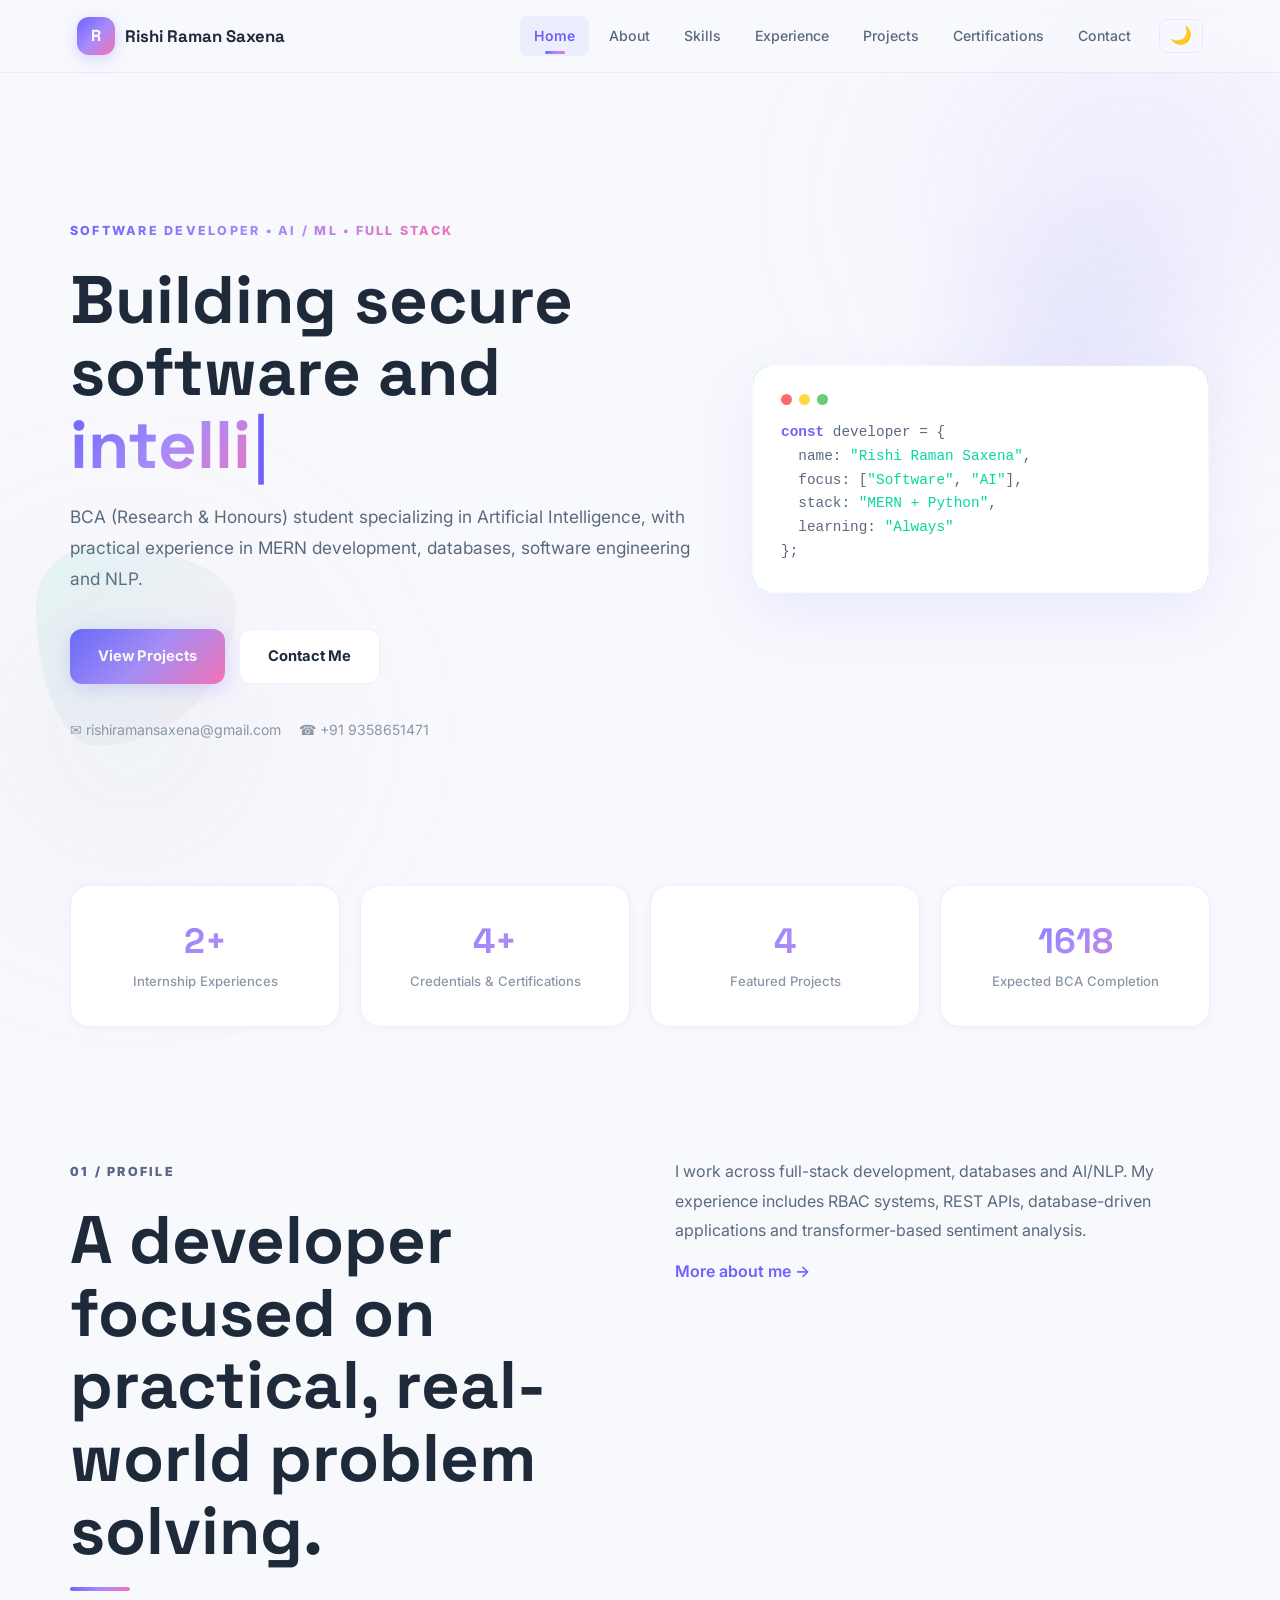
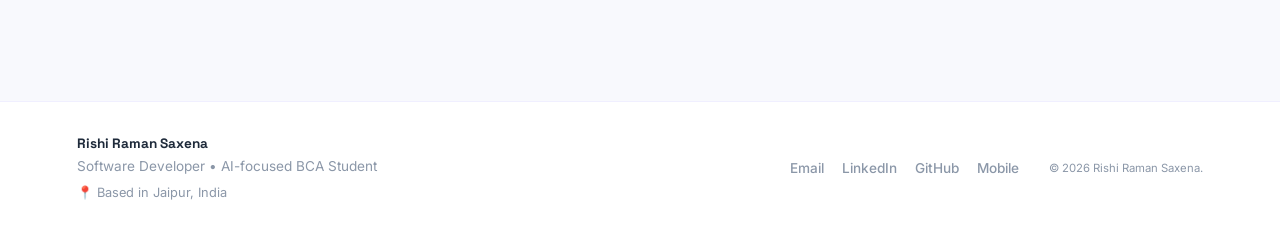
<file: index.html>
<!DOCTYPE html>
<html lang="en">
 <head>
  <meta charset="utf-8"/>
  <meta content="width=device-width,initial-scale=1" name="viewport"/>
  <title>Home | Rishi Raman Saxena — Software Developer & AI</title>
  <meta name="description" content="Portfolio of Rishi Raman Saxena — Software Developer, AI/ML enthusiast, and Full Stack engineer specializing in FinGuard, MERN, Python, and NLP."/>
  <link rel="icon" type="image/svg+xml" href="favicon.svg">
  <link rel="icon" type="image/png" href="favicon.png">
  <link href="https://fonts.googleapis.com" rel="preconnect"/>
  <link crossorigin="" href="https://fonts.gstatic.com" rel="preconnect"/>
  <link href="https://fonts.googleapis.com/css2?family=Inter:wght@400;500;600;700;800&family=Space+Grotesk:wght@500;600;700&display=swap" rel="stylesheet"/>
  <link href="style.css" rel="stylesheet"/>
 </head>
 <body>
  <div id="page-loader" class="page-loader">
   <div class="loader-content">
    <div class="loader-badge"><span>R</span></div>
    <div class="loader-title">Rishi Raman Saxena</div>
    <div class="loader-subtitle">Software Developer &bull; AI</div>
    <div class="loader-bar-wrap">
     <div class="loader-bar"></div>
    </div>
    <div class="loader-status">Initializing...</div>
   </div>
  </div>

  <header class="site-header">
   <a class="brand" href="index.html">
    <span>R</span>
    Rishi Raman Saxena
   </a>
   <nav class="nav">
    <a class="active" href="index.html">Home</a>
    <a href="about.html">About</a>
    <a href="skills.html">Skills</a>
    <a href="experience.html">Experience</a>
    <a href="projects.html">Projects</a>
    <a href="certifications.html">Certifications</a>
    <a href="contact.html">Contact</a>
   </nav>
   <div class="header-right">
    <button id="theme-toggle" class="theme-toggle" aria-label="Toggle dark mode" title="Toggle theme">🌙</button>
    <button aria-label="Menu" class="menu-btn">☰</button>
   </div>
  </header>

  <main>
   <section class="hero page-shell">
    <div>
     <p class="eyebrow">SOFTWARE DEVELOPER &bull; AI / ML &bull; FULL STACK</p>
     <h1>
      Building secure software and<br/>
      <span class="typing-text">intelligent solutions.</span>
     </h1>
     <p class="lead">
      BCA (Research &amp; Honours) student specializing in Artificial Intelligence, with practical experience in MERN development, databases, software engineering and NLP.
     </p>
     <div class="actions">
      <a class="btn primary" href="projects.html">View Projects</a>
      <a class="btn" href="contact.html">Contact Me</a>
     </div>
     <div class="quick-links">
      <a href="mailto:rishiramansaxena@gmail.com">✉ rishiramansaxena@gmail.com</a>
      <a href="tel:+919358651471">&phone; +91 9358651471</a>
     </div>
    </div>
    <div class="hero-card">
     <div class="code-top">
      <span></span>
      <span></span>
      <span></span>
     </div>
     <pre><code><b>const</b> developer = {
  name: <i>"Rishi Raman Saxena"</i>,
  focus: [<i>"Software"</i>, <i>"AI"</i>],
  stack: <i>"MERN + Python"</i>,
  learning: <i>"Always"</i>
};</code></pre>
    </div>
   </section>

   <section class="page-shell stat-grid">
    <div class="stat reveal">
     <strong>2+</strong>
     <span>Internship Experiences</span>
    </div>
    <div class="stat reveal">
     <strong>5+</strong>
     <span>Credentials &amp; Certifications</span>
    </div>
    <div class="stat reveal">
     <strong>5</strong>
     <span>Featured Projects</span>
    </div>
    <div class="stat reveal">
     <strong>2027</strong>
     <span>Expected BCA Completion</span>
    </div>
   </section>

   <section class="page-shell intro-grid">
    <div class="reveal">
     <p class="section-kicker">01 / PROFILE</p>
     <h2 class="page-title">A developer focused on practical, real-world problem solving.</h2>
     <div class="section-divider"></div>
    </div>
    <div class="reveal">
     <p>
      I work across full-stack development, databases and AI/NLP. My experience includes RBAC systems, REST APIs, database-driven applications and transformer-based sentiment analysis.
     </p>
     <a href="about.html">More about me &rarr;</a>
    </div>
   </section>
  </main>

  <footer class="site-footer">
   <div>
    <strong>Rishi Raman Saxena</strong>
    <span>Software Developer &bull; AI-focused BCA Student</span>
    <span class="footer-location"><span class="pin">📍</span> Based in Jaipur, India</span>
   </div>
   <div class="footer-links">
    <a href="mailto:rishiramansaxena@gmail.com">Email</a>
    <a href="https://www.linkedin.com/in/rishi-raman-saxena-a2006b32b/" target="_blank">LinkedIn</a>
    <a href="https://github.com/ramanrishi076" target="_blank">GitHub</a>
    <a href="tel:+919358651471">Mobile</a>
   </div>
   <small>&copy; 2026 Rishi Raman Saxena.</small>
  </footer>

  <button id="back-to-top" class="back-to-top" aria-label="Back to top" title="Back to top">↑</button>
  <script src="script.js"></script>
 </body>
</html>
</file>
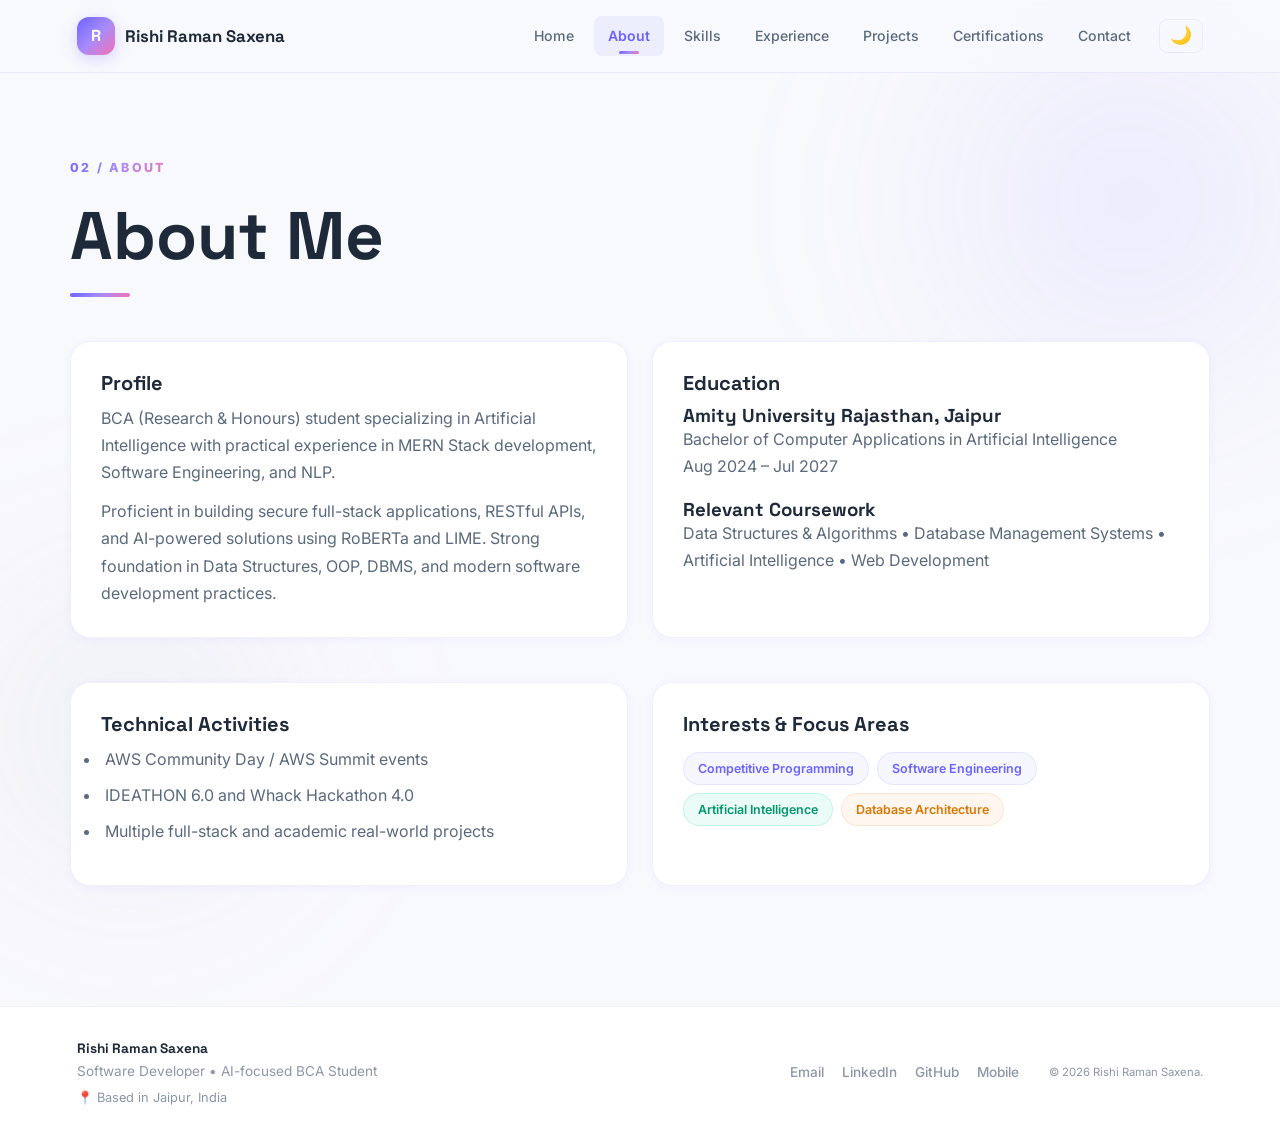
<file: about.html>
<!DOCTYPE html>
<html lang="en">

<head>
    <meta charset="utf-8" />
    <meta content="width=device-width,initial-scale=1" name="viewport" />
    <title>About | Rishi Raman Saxena</title>
    <meta name="description"
        content="Learn about Rishi Raman Saxena — BCA student at Amity University specializing in AI, with interests in software engineering and competitive programming." />
    <link rel="icon" type="image/svg+xml" href="favicon.svg">
    <link rel="icon" type="image/png" href="favicon.png">
    <link href="https://fonts.googleapis.com" rel="preconnect" />
    <link crossorigin="" href="https://fonts.gstatic.com" rel="preconnect" />
    <link
        href="https://fonts.googleapis.com/css2?family=Inter:wght@400;500;600;700;800&family=Space+Grotesk:wght@500;600;700&display=swap"
        rel="stylesheet" />
    <link href="style.css" rel="stylesheet" />
</head>

<body>
    <div id="page-loader" class="page-loader">
        <div class="loader-content">
            <div class="loader-badge"><span>R</span></div>
            <div class="loader-title">Rishi Raman Saxena</div>
            <div class="loader-subtitle">Software Developer &bull; AI</div>
            <div class="loader-bar-wrap">
                <div class="loader-bar"></div>
            </div>
            <div class="loader-status">Initializing...</div>
        </div>
    </div>

    <header class="site-header">
        <a class="brand" href="index.html">
            <span>R</span>
            Rishi Raman Saxena
        </a>
        <nav class="nav">
            <a href="index.html">Home</a>
            <a class="active" href="about.html">About</a>
            <a href="skills.html">Skills</a>
            <a href="experience.html">Experience</a>
            <a href="projects.html">Projects</a>
            <a href="certifications.html">Certifications</a>
            <a href="contact.html">Contact</a>
        </nav>
        <div class="header-right">
            <button id="theme-toggle" class="theme-toggle" aria-label="Toggle dark mode"
                title="Toggle theme">🌙</button>
            <button aria-label="Menu" class="menu-btn">☰</button>
        </div>
    </header>

    <main class="page-shell page">
        <p class="section-kicker">02 / ABOUT</p>
        <h1 class="page-title">About Me</h1>
        <div class="section-divider"></div>

        <div class="content-grid" style="margin-top:44px">
            <article class="panel reveal">
                <h2>Profile</h2>
                <p>
                    BCA (Research &amp; Honours) student specializing in Artificial Intelligence with practical
                    experience in MERN Stack development, Software Engineering, and NLP.
                </p>
                <p style="margin-top:12px">
                    Proficient in building secure full-stack applications, RESTful APIs, and AI-powered solutions using
                    RoBERTa and LIME. Strong foundation in Data Structures, OOP, DBMS, and modern software development
                    practices.
                </p>
            </article>
            <article class="panel reveal">
                <h2>Education</h2>
                <h3>Amity University Rajasthan, Jaipur</h3>
                <p>Bachelor of Computer Applications in Artificial Intelligence</p>
                <p class="muted">Aug 2024 &ndash; Jul 2027</p>
                <h3 style="margin-top:18px">Relevant Coursework</h3>
                <p>
                    Data Structures &amp; Algorithms &bull; Database Management Systems &bull; Artificial Intelligence
                    &bull; Web Development
                </p>
            </article>
        </div>

        <div class="content-grid">
            <article class="panel reveal">
                <h2>Technical Activities</h2>
                <ul>
                    <li>AWS Community Day / AWS Summit events</li>
                    <li>IDEATHON 6.0 and Whack Hackathon 4.0</li>
                    <li>Multiple full-stack and academic real-world projects</li>
                </ul>
            </article>
            <article class="panel reveal">
                <h2>Interests &amp; Focus Areas</h2>
                <div class="tag-list">
                    <span class="tag-web">Competitive Programming</span>
                    <span>Software Engineering</span>
                    <span class="tag-ai">Artificial Intelligence</span>
                    <span class="tag-db">Database Architecture</span>
                </div>
            </article>
        </div>
    </main>

    <footer class="site-footer">
        <div>
            <strong>Rishi Raman Saxena</strong>
            <span>Software Developer &bull; AI-focused BCA Student</span>
            <span class="footer-location"><span class="pin">📍</span> Based in Jaipur, India</span>
        </div>
        <div class="footer-links">
            <a href="mailto:rishiramansaxena@gmail.com">Email</a>
            <a href="https://www.linkedin.com/in/rishi-raman-saxena-a2006b32b/" target="_blank">LinkedIn</a>
            <a href="https://github.com/ramanrishi076" target="_blank">GitHub</a>
            <a href="tel:+919358651471">Mobile</a>
        </div>
        <small>&copy; 2026 Rishi Raman Saxena.</small>
    </footer>

    <button id="back-to-top" class="back-to-top" aria-label="Back to top" title="Back to top">↑</button>
    <script src="script.js"></script>
</body>

</html>
</file>
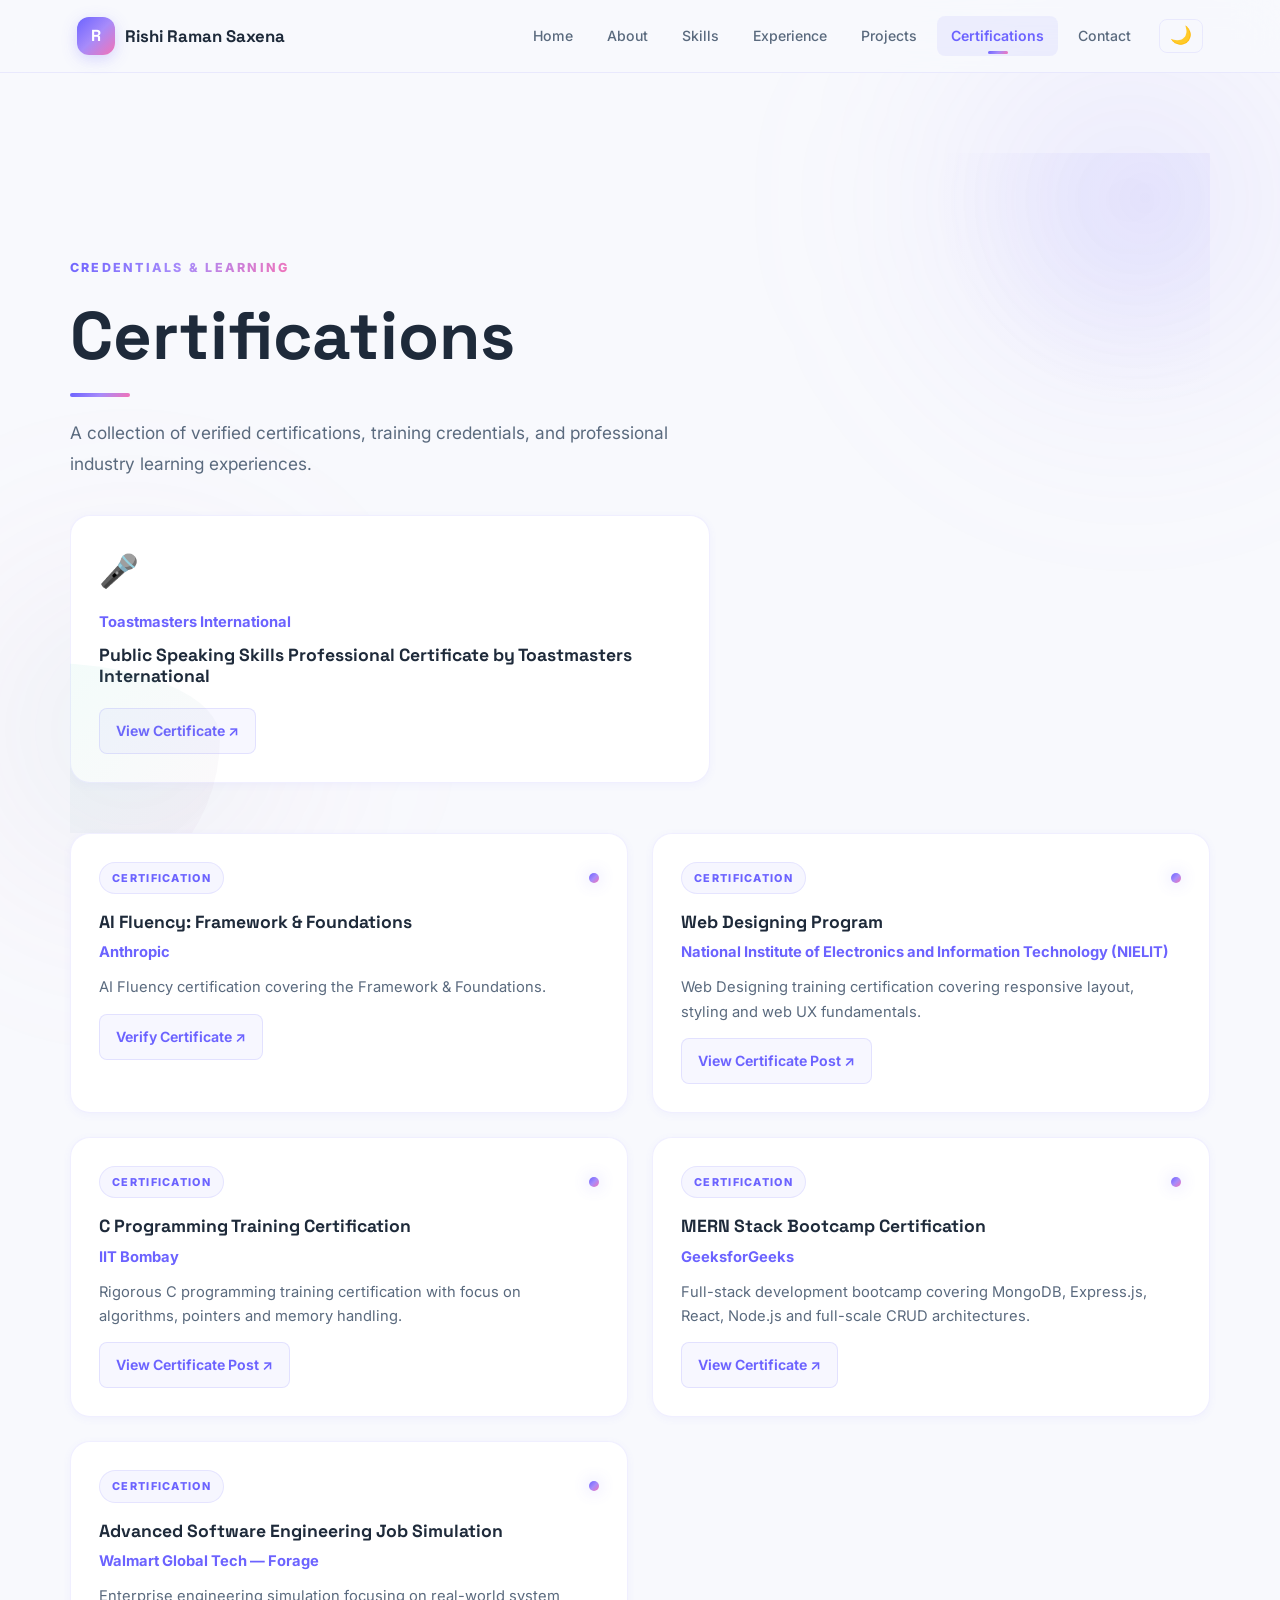
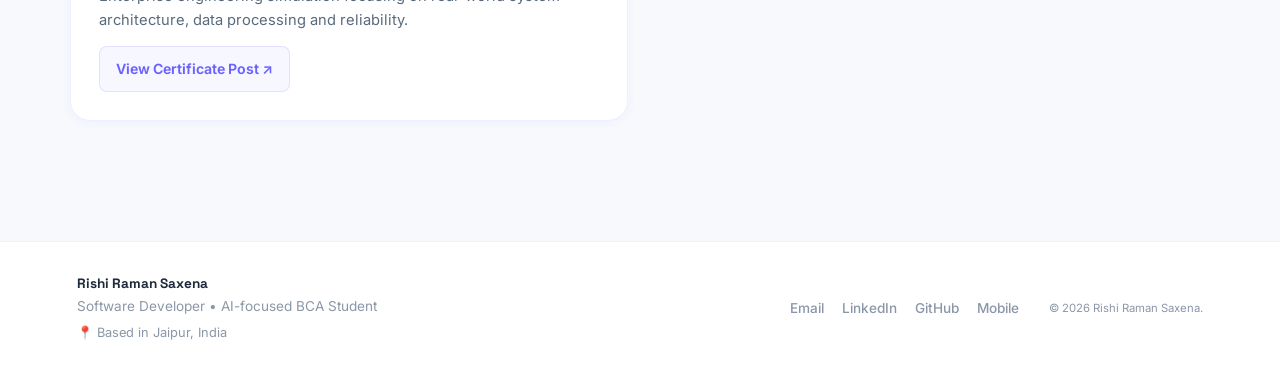
<file: certifications.html>
<!DOCTYPE html>
<html lang="en">
 <head>
  <meta charset="utf-8"/>
  <meta content="width=device-width,initial-scale=1" name="viewport"/>
  <title>Certifications | Rishi Raman Saxena</title>
  <meta name="description" content="Certifications and credentials of Rishi Raman Saxena — Anthropic AI Fluency, MERN Stack, C Programming, Software Engineering simulations, and more."/>
  <link rel="icon" type="image/svg+xml" href="favicon.svg">
  <link rel="icon" type="image/png" href="favicon.png">
  <link href="https://fonts.googleapis.com" rel="preconnect"/>
  <link crossorigin="" href="https://fonts.gstatic.com" rel="preconnect"/>
  <link href="https://fonts.googleapis.com/css2?family=Inter:wght@400;500;600;700;800&family=Space+Grotesk:wght@500;600;700&display=swap" rel="stylesheet"/>
  <link href="style.css" rel="stylesheet"/>
 </head>
 <body>
  <div id="page-loader" class="page-loader">
   <div class="loader-content">
    <div class="loader-badge"><span>R</span></div>
    <div class="loader-title">Rishi Raman Saxena</div>
    <div class="loader-subtitle">Software Developer &bull; AI</div>
    <div class="loader-bar-wrap">
     <div class="loader-bar"></div>
    </div>
    <div class="loader-status">Initializing...</div>
   </div>
  </div>

  <header class="site-header">
   <a class="brand" href="index.html">
    <span>R</span>
    Rishi Raman Saxena
   </a>
   <nav class="nav">
    <a href="index.html">Home</a>
    <a href="about.html">About</a>
    <a href="skills.html">Skills</a>
    <a href="experience.html">Experience</a>
    <a href="projects.html">Projects</a>
    <a class="active" href="certifications.html">Certifications</a>
    <a href="contact.html">Contact</a>
   </nav>
   <div class="header-right">
    <button id="theme-toggle" class="theme-toggle" aria-label="Toggle dark mode" title="Toggle theme">🌙</button>
    <button aria-label="Menu" class="menu-btn">☰</button>
   </div>
  </header>

  <main class="page-shell page">
   <section class="page-hero">
    <p class="eyebrow">Credentials &amp; Learning</p>
    <h1 class="page-title">Certifications</h1>
    <div class="section-divider"></div>
    <p class="lead" style="margin-top:20px">
     A collection of verified certifications, training credentials, and professional industry learning experiences.
    </p>

    <article class="cert-card reveal" style="margin-top:36px; max-width:640px">
     <div class="cert-icon">🎤</div>
     <div class="cert-content">
      <p class="cert-issuer">Toastmasters International</p>
      <h3>Public Speaking Skills Professional Certificate by Toastmasters International</h3>
      <a class="cert-link" href="https://drive.google.com/file/d/1x65SkMi-5xGtp9WZT-hfdSojhjcpLK-y/view?usp=drive_link" rel="noopener noreferrer" target="_blank">
       View Certificate &nearrow;
      </a>
     </div>
    </article>
   </section>

   <section>
    <div class="cert-grid">
     <article class="cert-card reveal">
      <div class="cert-card-top">
       <span class="cert-badge">CERTIFICATION</span>
       <span aria-hidden="true" class="cert-dot"></span>
      </div>
      <h3>AI Fluency: Framework &amp; Foundations</h3>
      <p class="cert-issuer">Anthropic</p>
      <p>AI Fluency certification covering the Framework &amp; Foundations.</p>
      <a class="cert-link" href="https://verify.skilljar.com/c/izfc8kcg63tr" rel="noopener noreferrer" target="_blank">
       Verify Certificate &nearrow;
      </a>
     </article>

     <article class="cert-card reveal">
      <div class="cert-card-top">
       <span class="cert-badge">CERTIFICATION</span>
       <span aria-hidden="true" class="cert-dot"></span>
      </div>
      <h3>Web Designing Program</h3>
      <p class="cert-issuer">National Institute of Electronics and Information Technology (NIELIT)</p>
      <p>Web Designing training certification covering responsive layout, styling and web UX fundamentals.</p>
      <a class="cert-link" href="https://drive.google.com/file/d/1Q3dNn_xG7kU0Gsc5sQTadyV8FuwgsM5Y/view?usp=drive_link" rel="noopener noreferrer" target="_blank">
       View Certificate Post &nearrow;
      </a>
     </article>

     <article class="cert-card reveal">
      <div class="cert-card-top">
       <span class="cert-badge">CERTIFICATION</span>
       <span aria-hidden="true" class="cert-dot"></span>
      </div>
      <h3>C Programming Training Certification</h3>
      <p class="cert-issuer">IIT Bombay</p>
      <p>Rigorous C programming training certification with focus on algorithms, pointers and memory handling.</p>
      <a class="cert-link" href="https://drive.google.com/file/d/1DeqTYb5504ABJKl6NXMzcS1S9M84Mfvl/view?usp=drive_link" rel="noopener noreferrer" target="_blank">
       View Certificate Post &nearrow;
      </a>
     </article>

     <article class="cert-card reveal">
      <div class="cert-card-top">
       <span class="cert-badge">CERTIFICATION</span>
       <span aria-hidden="true" class="cert-dot"></span>
      </div>
      <h3>MERN Stack Bootcamp Certification</h3>
      <p class="cert-issuer">GeeksforGeeks</p>
      <p>Full-stack development bootcamp covering MongoDB, Express.js, React, Node.js and full-scale CRUD architectures.</p>
      <a class="cert-link" href="https://media.geeksforgeeks.org/courses/certificates/c931fc00174ecf2915a752a7208d00e5.pdf" rel="noopener noreferrer" target="_blank">
       View Certificate &nearrow;
      </a>
     </article>

     <article class="cert-card reveal">
      <div class="cert-card-top">
       <span class="cert-badge">CERTIFICATION</span>
       <span aria-hidden="true" class="cert-dot"></span>
      </div>
      <h3>Advanced Software Engineering Job Simulation</h3>
      <p class="cert-issuer">Walmart Global Tech &mdash; Forage</p>
      <p>Enterprise engineering simulation focusing on real-world system architecture, data processing and reliability.</p>
      <a class="cert-link" href="https://drive.google.com/file/d/1a5_wy0gojKOyLoCDyN9cpgBoYVLU-62Y/view?usp=drive_link" rel="noopener noreferrer" target="_blank">
       View Certificate Post &nearrow;
      </a>
     </article>
    </div>
   </section>
  </main>

  <footer class="site-footer">
   <div>
    <strong>Rishi Raman Saxena</strong>
    <span>Software Developer &bull; AI-focused BCA Student</span>
    <span class="footer-location"><span class="pin">📍</span> Based in Jaipur, India</span>
   </div>
   <div class="footer-links">
    <a href="mailto:rishiramansaxena@gmail.com">Email</a>
    <a href="https://www.linkedin.com/in/rishi-raman-saxena-a2006b32b/" target="_blank">LinkedIn</a>
    <a href="https://github.com/ramanrishi076" target="_blank">GitHub</a>
    <a href="tel:+919358651471">Mobile</a>
   </div>
   <small>&copy; 2026 Rishi Raman Saxena.</small>
  </footer>

  <button id="back-to-top" class="back-to-top" aria-label="Back to top" title="Back to top">↑</button>
  <script src="script.js"></script>
 </body>
</html>
</file>
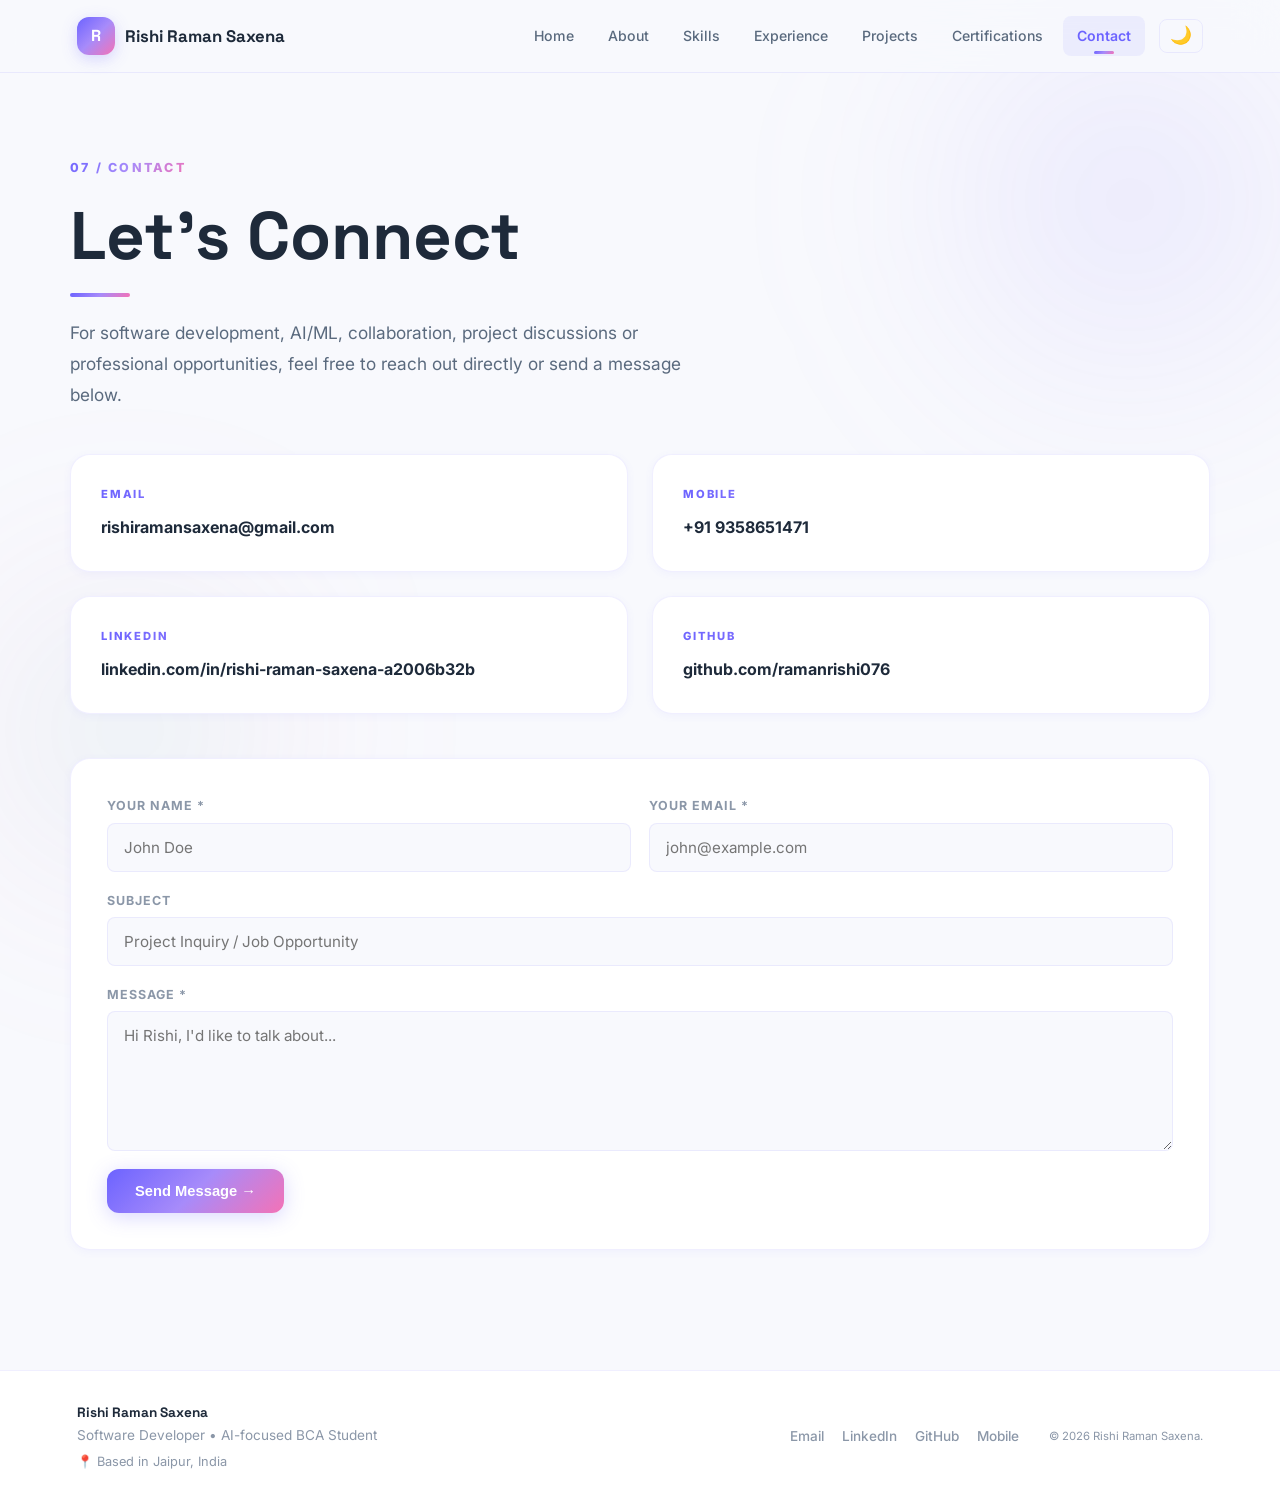
<file: contact.html>
<!DOCTYPE html>
<html lang="en">
 <head>
  <meta charset="utf-8"/>
  <meta content="width=device-width,initial-scale=1" name="viewport"/>
  <title>Contact | Rishi Raman Saxena</title>
  <meta name="description" content="Get in touch with Rishi Raman Saxena for software development, AI/ML collaboration, or professional opportunities."/>
  <link rel="icon" type="image/svg+xml" href="favicon.svg">
  <link rel="icon" type="image/png" href="favicon.png">
  <link href="https://fonts.googleapis.com" rel="preconnect"/>
  <link crossorigin="" href="https://fonts.gstatic.com" rel="preconnect"/>
  <link href="https://fonts.googleapis.com/css2?family=Inter:wght@400;500;600;700;800&family=Space+Grotesk:wght@500;600;700&display=swap" rel="stylesheet"/>
  <link href="style.css" rel="stylesheet"/>
 </head>
 <body>
  <div id="page-loader" class="page-loader">
   <div class="loader-content">
    <div class="loader-badge"><span>R</span></div>
    <div class="loader-title">Rishi Raman Saxena</div>
    <div class="loader-subtitle">Software Developer &bull; AI</div>
    <div class="loader-bar-wrap">
     <div class="loader-bar"></div>
    </div>
    <div class="loader-status">Initializing...</div>
   </div>
  </div>

  <header class="site-header">
   <a class="brand" href="index.html">
    <span>R</span>
    Rishi Raman Saxena
   </a>
   <nav class="nav">
    <a href="index.html">Home</a>
    <a href="about.html">About</a>
    <a href="skills.html">Skills</a>
    <a href="experience.html">Experience</a>
    <a href="projects.html">Projects</a>
    <a href="certifications.html">Certifications</a>
    <a class="active" href="contact.html">Contact</a>
   </nav>
   <div class="header-right">
    <button id="theme-toggle" class="theme-toggle" aria-label="Toggle dark mode" title="Toggle theme">🌙</button>
    <button aria-label="Menu" class="menu-btn">☰</button>
   </div>
  </header>

  <main class="page-shell page">
   <p class="section-kicker">07 / CONTACT</p>
   <h1 class="page-title">Let's Connect</h1>
   <div class="section-divider"></div>
   <p class="lead" style="margin-top:20px">
    For software development, AI/ML, collaboration, project discussions or professional opportunities, feel free to reach out directly or send a message below.
   </p>

   <div class="contact-grid">
    <a class="contact-card reveal" href="mailto:rishiramansaxena@gmail.com">
     <span>EMAIL</span>
     <strong>rishiramansaxena@gmail.com</strong>
    </a>
    <a class="contact-card reveal" href="tel:+919358651471">
     <span>MOBILE</span>
     <strong>+91 9358651471</strong>
    </a>
    <a class="contact-card reveal" href="https://www.linkedin.com/in/rishi-raman-saxena-a2006b32b/" target="_blank" rel="noopener noreferrer">
     <span>LINKEDIN</span>
     <strong>linkedin.com/in/rishi-raman-saxena-a2006b32b</strong>
    </a>
    <a class="contact-card reveal" href="https://github.com/ramanrishi076" target="_blank" rel="noopener noreferrer">
     <span>GITHUB</span>
     <strong>github.com/ramanrishi076</strong>
    </a>

    <div class="contact-form-wrapper reveal">
     <div id="form-status" class="form-status"></div>
     <form id="contact-form" class="contact-form" action="https://formspree.io/f/mqkvnzkp" method="POST">
      <div class="form-group">
       <label for="name">Your Name *</label>
       <input type="text" id="name" name="name" placeholder="John Doe" required />
      </div>
      <div class="form-group">
       <label for="email">Your Email *</label>
       <input type="email" id="email" name="email" placeholder="john@example.com" required />
      </div>
      <div class="form-group full">
       <label for="subject">Subject</label>
       <input type="text" id="subject" name="subject" placeholder="Project Inquiry / Job Opportunity" />
      </div>
      <div class="form-group full">
       <label for="message">Message *</label>
       <textarea id="message" name="message" placeholder="Hi Rishi, I'd like to talk about..." required></textarea>
      </div>
      <button type="submit" class="btn primary">Send Message &rarr;</button>
     </form>
    </div>
   </div>
  </main>

  <footer class="site-footer">
   <div>
    <strong>Rishi Raman Saxena</strong>
    <span>Software Developer &bull; AI-focused BCA Student</span>
    <span class="footer-location"><span class="pin">📍</span> Based in Jaipur, India</span>
   </div>
   <div class="footer-links">
    <a href="mailto:rishiramansaxena@gmail.com">Email</a>
    <a href="https://www.linkedin.com/in/rishi-raman-saxena-a2006b32b/" target="_blank">LinkedIn</a>
    <a href="https://github.com/ramanrishi076" target="_blank">GitHub</a>
    <a href="tel:+919358651471">Mobile</a>
   </div>
   <small>&copy; 2026 Rishi Raman Saxena.</small>
  </footer>

  <button id="back-to-top" class="back-to-top" aria-label="Back to top" title="Back to top">↑</button>
  <script src="script.js"></script>
 </body>
</html>
</file>
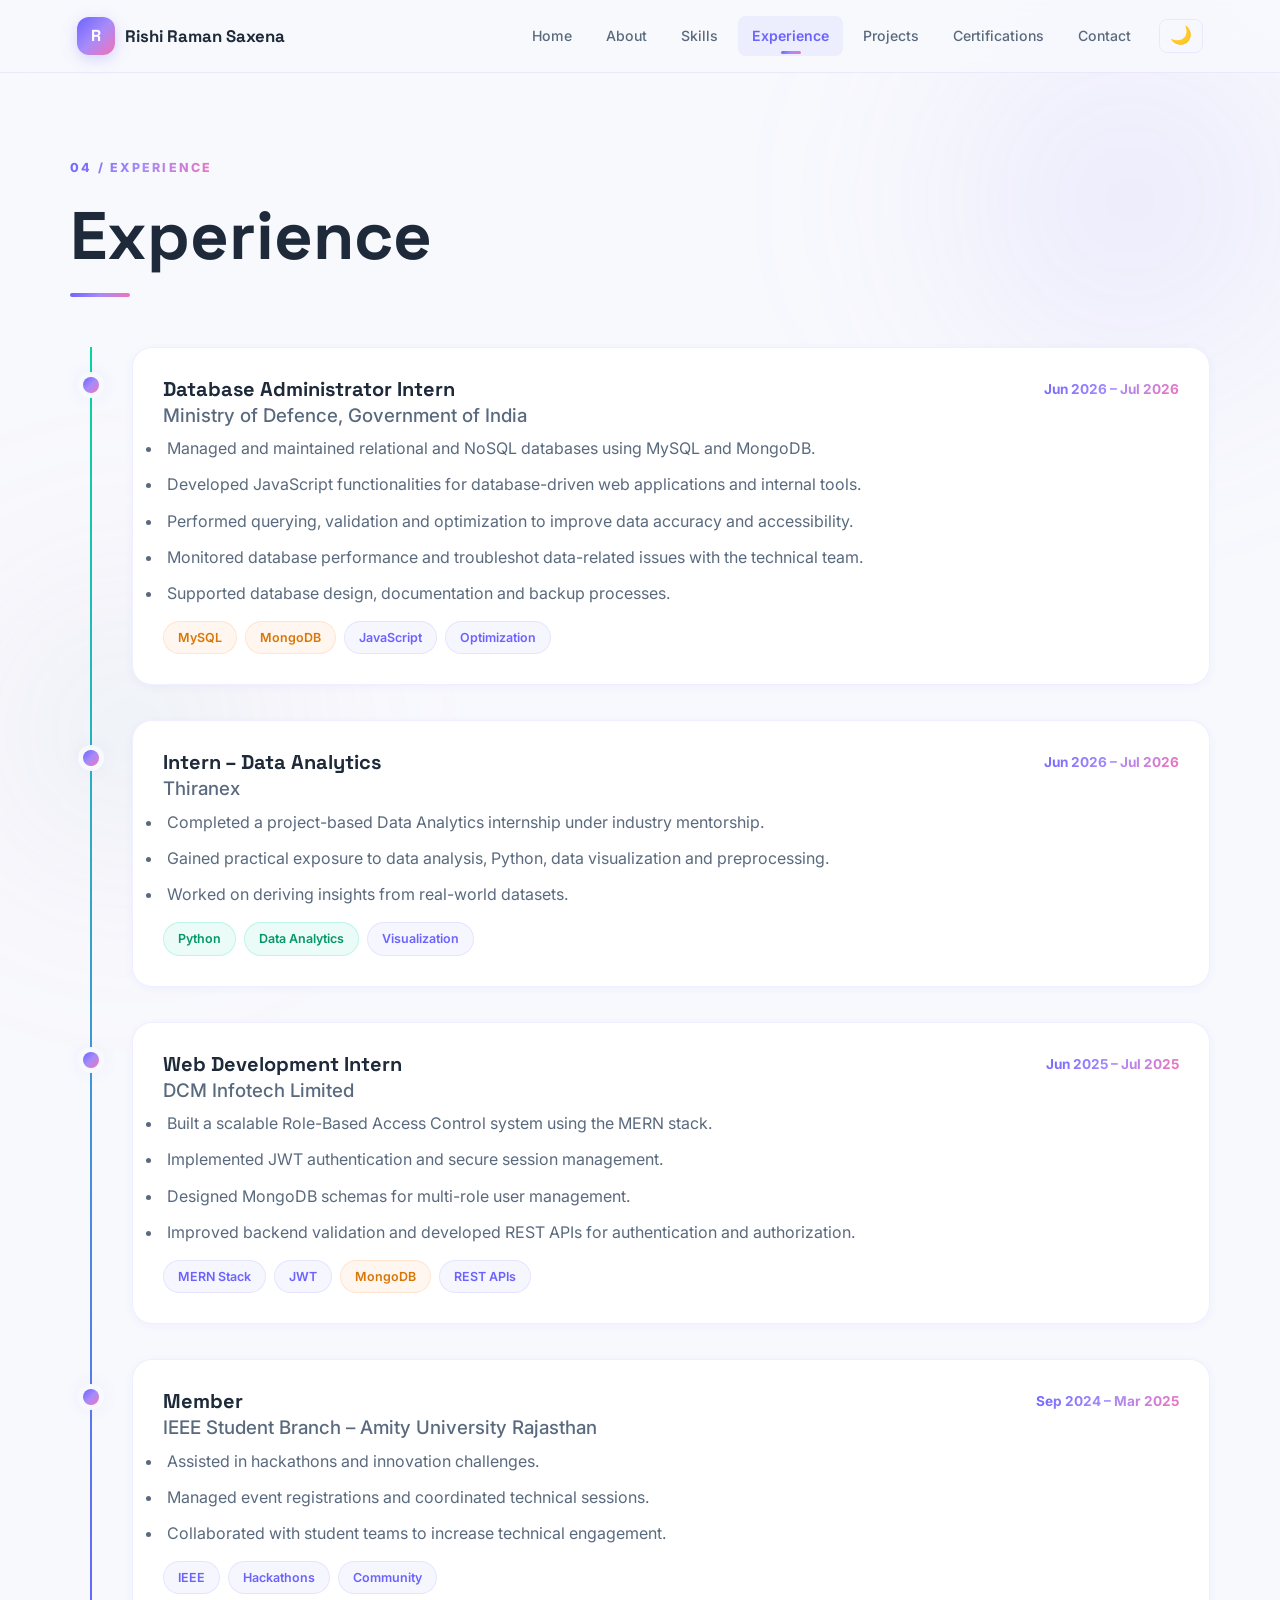
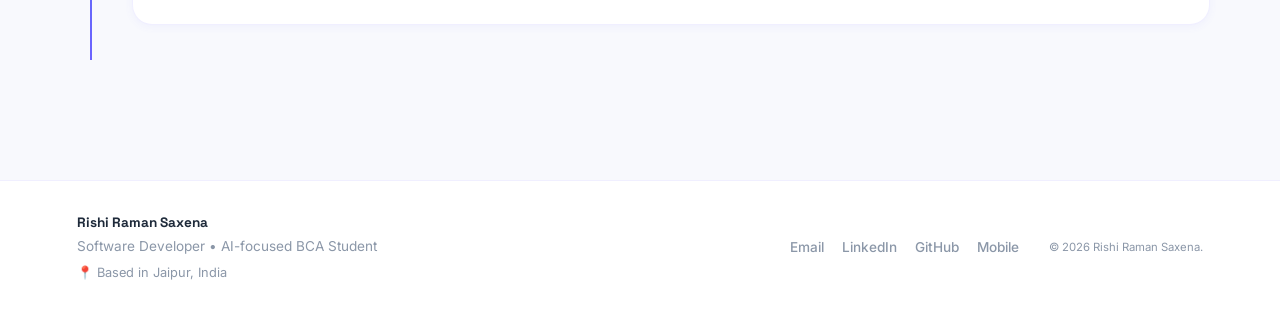
<file: experience.html>
<!DOCTYPE html>
<html lang="en">
 <head>
  <meta charset="utf-8"/>
  <meta content="width=device-width,initial-scale=1" name="viewport"/>
  <title>Experience | Rishi Raman Saxena</title>
  <meta name="description" content="Professional experience of Rishi Raman Saxena — internships at Ministry of Defence, Thiranex, DCM Infotech, and IEEE involvement."/>
  <link rel="icon" type="image/svg+xml" href="favicon.svg">
  <link rel="icon" type="image/png" href="favicon.png">
  <link href="https://fonts.googleapis.com" rel="preconnect"/>
  <link crossorigin="" href="https://fonts.gstatic.com" rel="preconnect"/>
  <link href="https://fonts.googleapis.com/css2?family=Inter:wght@400;500;600;700;800&family=Space+Grotesk:wght@500;600;700&display=swap" rel="stylesheet"/>
  <link href="style.css" rel="stylesheet"/>
 </head>
 <body>
  <div id="page-loader" class="page-loader">
   <div class="loader-content">
    <div class="loader-badge"><span>R</span></div>
    <div class="loader-title">Rishi Raman Saxena</div>
    <div class="loader-subtitle">Software Developer &bull; AI</div>
    <div class="loader-bar-wrap">
     <div class="loader-bar"></div>
    </div>
    <div class="loader-status">Initializing...</div>
   </div>
  </div>

  <header class="site-header">
   <a class="brand" href="index.html">
    <span>R</span>
    Rishi Raman Saxena
   </a>
   <nav class="nav">
    <a href="index.html">Home</a>
    <a href="about.html">About</a>
    <a href="skills.html">Skills</a>
    <a class="active" href="experience.html">Experience</a>
    <a href="projects.html">Projects</a>
    <a href="certifications.html">Certifications</a>
    <a href="contact.html">Contact</a>
   </nav>
   <div class="header-right">
    <button id="theme-toggle" class="theme-toggle" aria-label="Toggle dark mode" title="Toggle theme">🌙</button>
    <button aria-label="Menu" class="menu-btn">☰</button>
   </div>
  </header>

  <main class="page-shell page">
   <p class="section-kicker">04 / EXPERIENCE</p>
   <h1 class="page-title">Experience</h1>
   <div class="section-divider"></div>

   <div class="timeline">
    <article class="timeline-item reveal">
     <div class="dot"></div>
     <div class="panel">
      <div class="role-head">
       <div>
        <h2>Database Administrator Intern</h2>
        <h3>Ministry of Defence, Government of India</h3>
       </div>
       <span>Jun 2026 &ndash; Jul 2026</span>
      </div>
      <ul>
       <li>Managed and maintained relational and NoSQL databases using MySQL and MongoDB.</li>
       <li>Developed JavaScript functionalities for database-driven web applications and internal tools.</li>
       <li>Performed querying, validation and optimization to improve data accuracy and accessibility.</li>
       <li>Monitored database performance and troubleshot data-related issues with the technical team.</li>
       <li>Supported database design, documentation and backup processes.</li>
      </ul>
      <div class="tag-list" style="margin-top:14px">
       <span class="tag-db">MySQL</span>
       <span class="tag-db">MongoDB</span>
       <span class="tag-web">JavaScript</span>
       <span>Optimization</span>
      </div>
     </div>
    </article>

    <article class="timeline-item reveal">
     <div class="dot"></div>
     <div class="panel">
      <div class="role-head">
       <div>
        <h2>Intern &ndash; Data Analytics</h2>
        <h3>Thiranex</h3>
       </div>
       <span>Jun 2026 &ndash; Jul 2026</span>
      </div>
      <ul>
       <li>Completed a project-based Data Analytics internship under industry mentorship.</li>
       <li>Gained practical exposure to data analysis, Python, data visualization and preprocessing.</li>
       <li>Worked on deriving insights from real-world datasets.</li>
      </ul>
      <div class="tag-list" style="margin-top:14px">
       <span class="tag-ai">Python</span>
       <span class="tag-ai">Data Analytics</span>
       <span>Visualization</span>
      </div>
     </div>
    </article>

    <article class="timeline-item reveal">
     <div class="dot"></div>
     <div class="panel">
      <div class="role-head">
       <div>
        <h2>Web Development Intern</h2>
        <h3>DCM Infotech Limited</h3>
       </div>
       <span>Jun 2025 &ndash; Jul 2025</span>
      </div>
      <ul>
       <li>Built a scalable Role-Based Access Control system using the MERN stack.</li>
       <li>Implemented JWT authentication and secure session management.</li>
       <li>Designed MongoDB schemas for multi-role user management.</li>
       <li>Improved backend validation and developed REST APIs for authentication and authorization.</li>
      </ul>
      <div class="tag-list" style="margin-top:14px">
       <span class="tag-web">MERN Stack</span>
       <span class="tag-web">JWT</span>
       <span class="tag-db">MongoDB</span>
       <span class="tag-web">REST APIs</span>
      </div>
     </div>
    </article>

    <article class="timeline-item reveal">
     <div class="dot"></div>
     <div class="panel">
      <div class="role-head">
       <div>
        <h2>Member</h2>
        <h3>IEEE Student Branch &ndash; Amity University Rajasthan</h3>
       </div>
       <span>Sep 2024 &ndash; Mar 2025</span>
      </div>
      <ul>
       <li>Assisted in hackathons and innovation challenges.</li>
       <li>Managed event registrations and coordinated technical sessions.</li>
       <li>Collaborated with student teams to increase technical engagement.</li>
      </ul>
      <div class="tag-list" style="margin-top:14px">
       <span>IEEE</span>
       <span>Hackathons</span>
       <span>Community</span>
      </div>
     </div>
    </article>
   </div>
  </main>

  <footer class="site-footer">
   <div>
    <strong>Rishi Raman Saxena</strong>
    <span>Software Developer &bull; AI-focused BCA Student</span>
    <span class="footer-location"><span class="pin">📍</span> Based in Jaipur, India</span>
   </div>
   <div class="footer-links">
    <a href="mailto:rishiramansaxena@gmail.com">Email</a>
    <a href="https://www.linkedin.com/in/rishi-raman-saxena-a2006b32b/" target="_blank">LinkedIn</a>
    <a href="https://github.com/ramanrishi076" target="_blank">GitHub</a>
    <a href="tel:+919358651471">Mobile</a>
   </div>
   <small>&copy; 2026 Rishi Raman Saxena.</small>
  </footer>

  <button id="back-to-top" class="back-to-top" aria-label="Back to top" title="Back to top">↑</button>
  <script src="script.js"></script>
 </body>
</html>
</file>
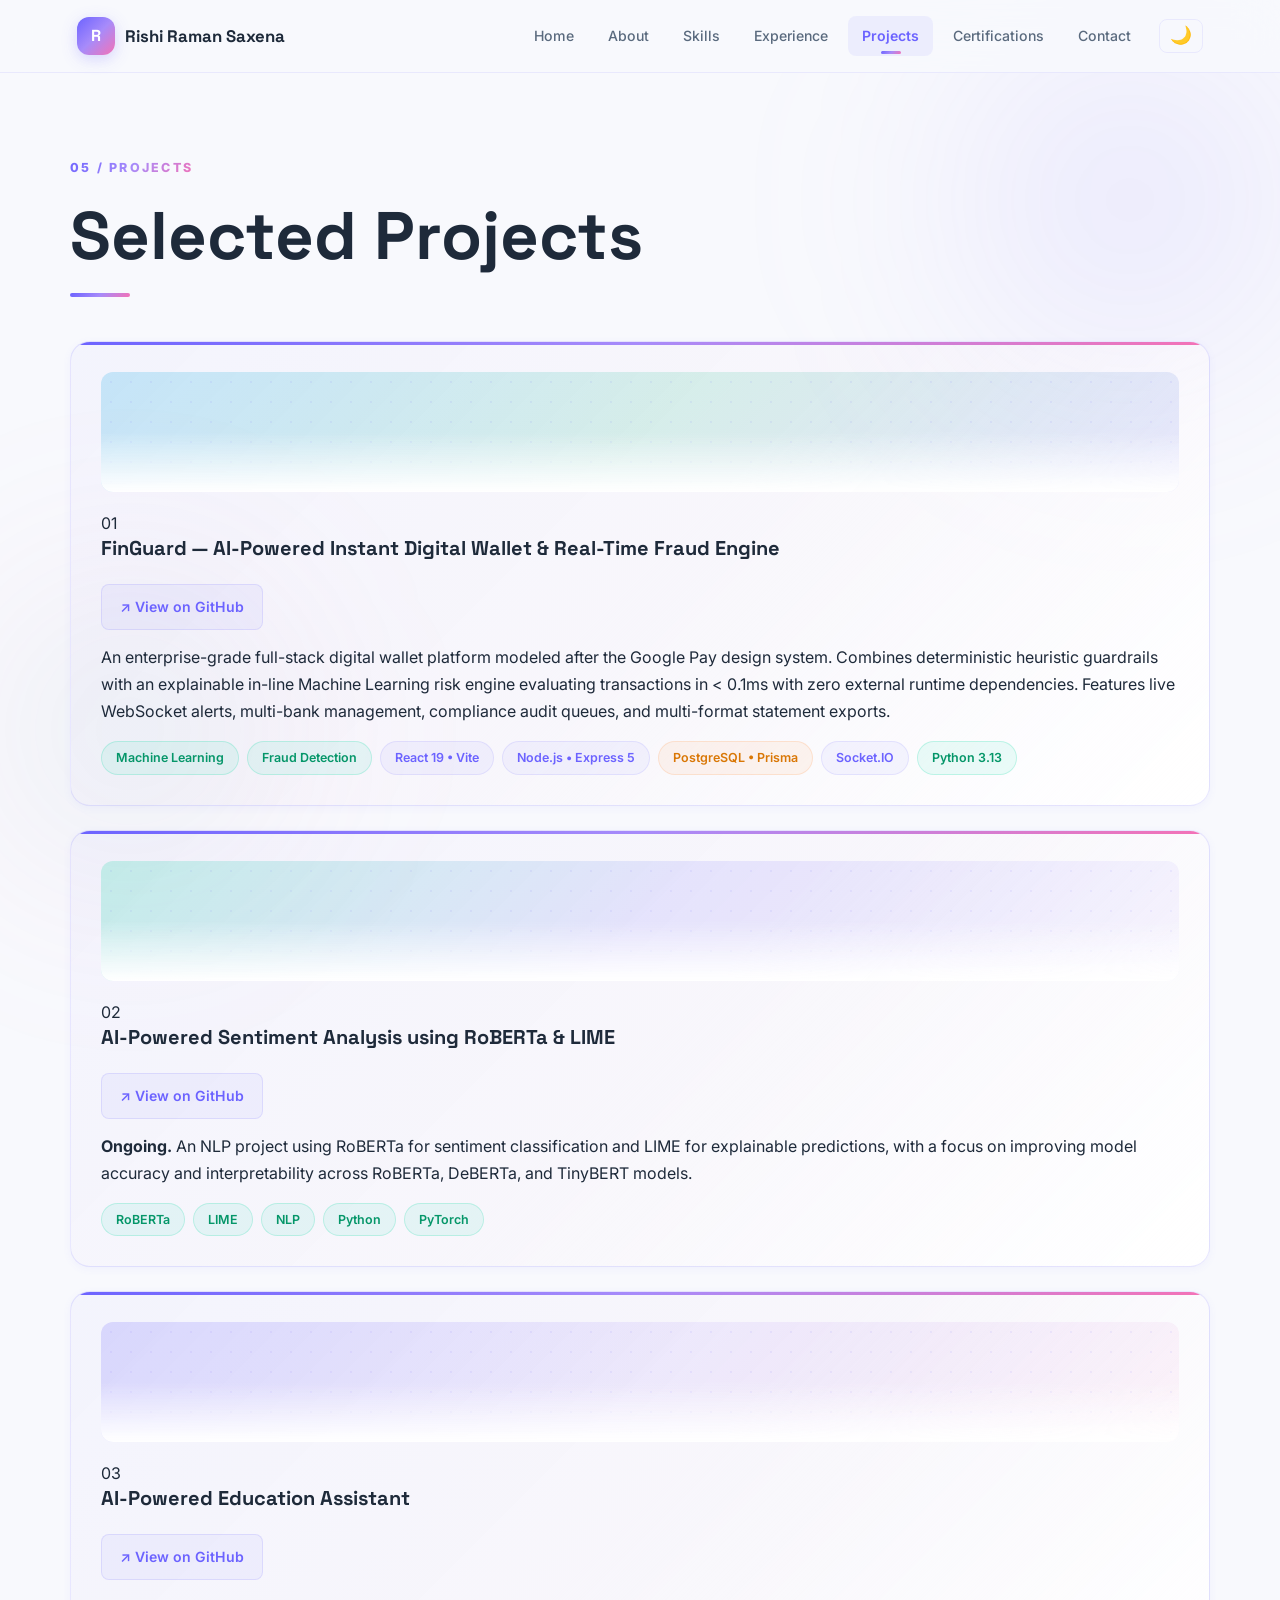
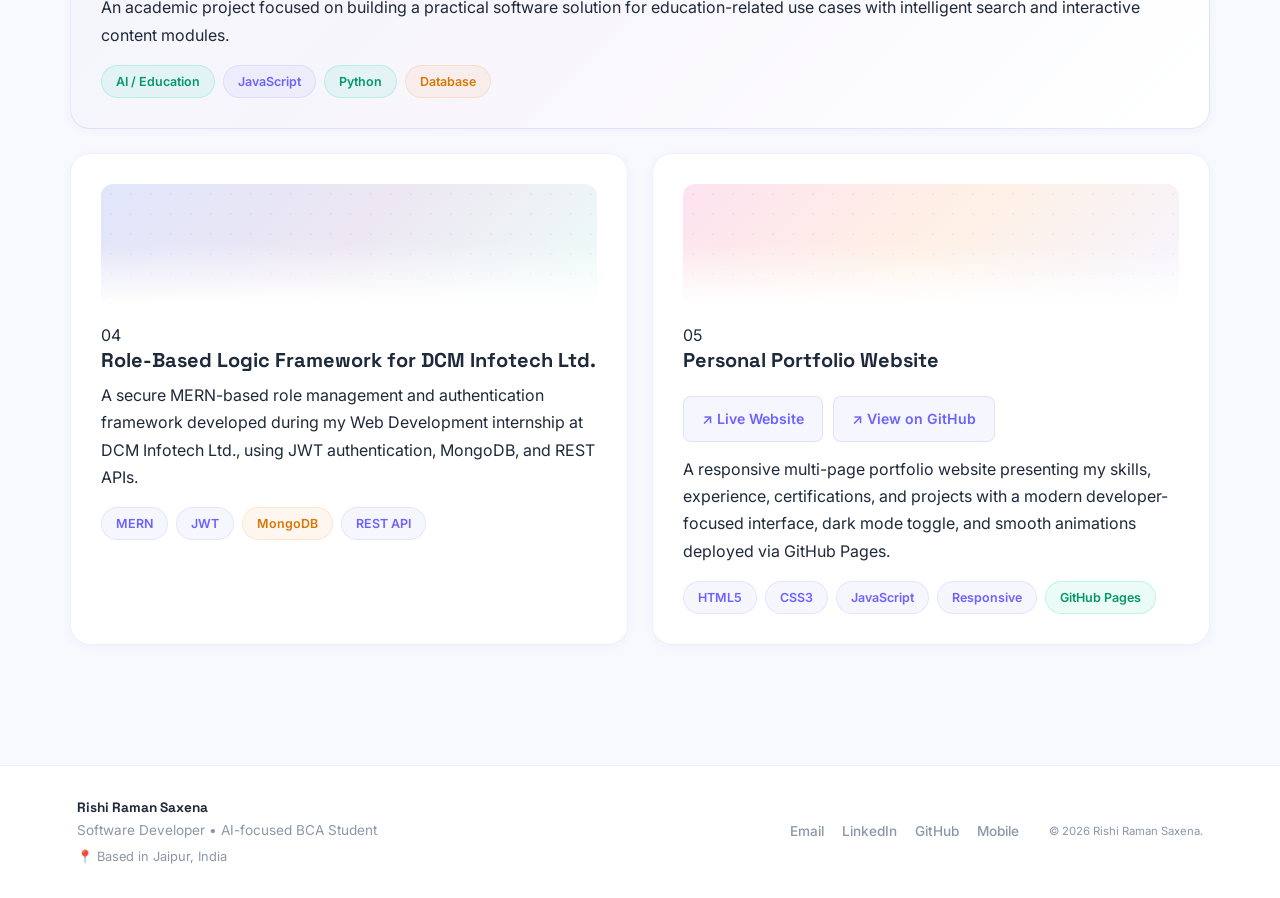
<file: projects.html>
<!DOCTYPE html>
<html lang="en">
 <head>
  <meta charset="utf-8"/>
  <meta content="width=device-width,initial-scale=1" name="viewport"/>
  <title>Projects | Rishi Raman Saxena</title>
  <meta name="description" content="Selected projects by Rishi Raman Saxena — FinGuard AI digital wallet, RoBERTa sentiment analysis, AI education tools, MERN RBAC systems, and more."/>
  <link rel="icon" type="image/svg+xml" href="favicon.svg">
  <link rel="icon" type="image/png" href="favicon.png">
  <link href="https://fonts.googleapis.com" rel="preconnect"/>
  <link crossorigin="" href="https://fonts.gstatic.com" rel="preconnect"/>
  <link href="https://fonts.googleapis.com/css2?family=Inter:wght@400;500;600;700;800&family=Space+Grotesk:wght@500;600;700&display=swap" rel="stylesheet"/>
  <link href="style.css" rel="stylesheet"/>
 </head>
 <body>
  <div id="page-loader" class="page-loader">
   <div class="loader-content">
    <div class="loader-badge"><span>R</span></div>
    <div class="loader-title">Rishi Raman Saxena</div>
    <div class="loader-subtitle">Software Developer &bull; AI</div>
    <div class="loader-bar-wrap">
     <div class="loader-bar"></div>
    </div>
    <div class="loader-status">Initializing...</div>
   </div>
  </div>

  <header class="site-header">
   <a class="brand" href="index.html">
    <span>R</span>
    Rishi Raman Saxena
   </a>
   <nav class="nav">
    <a href="index.html">Home</a>
    <a href="about.html">About</a>
    <a href="skills.html">Skills</a>
    <a href="experience.html">Experience</a>
    <a class="active" href="projects.html">Projects</a>
    <a href="certifications.html">Certifications</a>
    <a href="contact.html">Contact</a>
   </nav>
   <div class="header-right">
    <button id="theme-toggle" class="theme-toggle" aria-label="Toggle dark mode" title="Toggle theme">🌙</button>
    <button aria-label="Menu" class="menu-btn">☰</button>
   </div>
  </header>

  <main class="page-shell page">
   <p class="section-kicker">05 / PROJECTS</p>
   <h1 class="page-title">Selected Projects</h1>
   <div class="section-divider"></div>

   <div class="project-grid">
    <article class="project-card featured reveal">
     <div class="project-thumb project-thumb-1"></div>
     <span>01</span>
     <h2>FinGuard — AI-Powered Instant Digital Wallet &amp; Real-Time Fraud Engine</h2>
     <div style="display:flex;gap:10px;flex-wrap:wrap">
      <a class="project-link" href="https://github.com/ramanrishi076/FinGuard" rel="noopener noreferrer" target="_blank">
       &nearrow; View on GitHub
      </a>
     </div>
     <p style="margin-top:14px">
      An enterprise-grade full-stack digital wallet platform modeled after the Google Pay design system. Combines deterministic heuristic guardrails with an explainable in-line Machine Learning risk engine evaluating transactions in &lt; 0.1ms with zero external runtime dependencies. Features live WebSocket alerts, multi-bank management, compliance audit queues, and multi-format statement exports.
     </p>
     <div class="tag-list">
      <span class="tag-ai">Machine Learning</span>
      <span class="tag-ai">Fraud Detection</span>
      <span class="tag-web">React 19 &bull; Vite</span>
      <span class="tag-web">Node.js &bull; Express 5</span>
      <span class="tag-db">PostgreSQL &bull; Prisma</span>
      <span class="tag-web">Socket.IO</span>
      <span class="tag-ai">Python 3.13</span>
     </div>
    </article>

    <article class="project-card featured reveal">
     <div class="project-thumb project-thumb-2"></div>
     <span>02</span>
     <h2>AI-Powered Sentiment Analysis using RoBERTa &amp; LIME</h2>
     <a class="project-link" href="https://github.com/ramanrishi076/sentiment-analysis-roberta-deberta-tinybert" rel="noopener noreferrer" target="_blank">
      &nearrow; View on GitHub
     </a>
     <p style="margin-top:14px">
      <strong>Ongoing.</strong>
      An NLP project using RoBERTa for sentiment classification and LIME for explainable predictions, with a focus on improving model accuracy and interpretability across RoBERTa, DeBERTa, and TinyBERT models.
     </p>
     <div class="tag-list">
      <span class="tag-ai">RoBERTa</span>
      <span class="tag-ai">LIME</span>
      <span class="tag-ai">NLP</span>
      <span class="tag-ai">Python</span>
      <span class="tag-ai">PyTorch</span>
     </div>
    </article>

    <article class="project-card featured reveal">
     <div class="project-thumb project-thumb-3"></div>
     <span>03</span>
     <h2>AI-Powered Education Assistant</h2>
     <a class="project-link" href="https://github.com/ramanrishi076/Education-Project" rel="noopener noreferrer" target="_blank">
      &nearrow; View on GitHub
     </a>
     <p style="margin-top:14px">
      An academic project focused on building a practical software solution for education-related use cases with intelligent search and interactive content modules.
     </p>
     <div class="tag-list">
      <span class="tag-ai">AI / Education</span>
      <span class="tag-web">JavaScript</span>
      <span class="tag-ai">Python</span>
      <span class="tag-db">Database</span>
     </div>
    </article>

    <article class="project-card reveal">
     <div class="project-thumb project-thumb-4"></div>
     <span>04</span>
     <h2>Role-Based Logic Framework for DCM Infotech Ltd.</h2>
     <p>
      A secure MERN-based role management and authentication framework developed during my Web Development internship at DCM Infotech Ltd., using JWT authentication, MongoDB, and REST APIs.
     </p>
     <div class="tag-list">
      <span class="tag-web">MERN</span>
      <span class="tag-web">JWT</span>
      <span class="tag-db">MongoDB</span>
      <span class="tag-web">REST API</span>
     </div>
    </article>

    <article class="project-card reveal">
     <div class="project-thumb project-thumb-5"></div>
     <span>05</span>
     <h2>Personal Portfolio Website</h2>
     <div style="display:flex;gap:10px;flex-wrap:wrap">
      <a class="project-link" href="https://ramanrishi076.github.io/portfolio-website/" rel="noopener noreferrer" target="_blank">
       &nearrow; Live Website
      </a>
      <a class="project-link" href="https://github.com/ramanrishi076/portfolio-website" rel="noopener noreferrer" target="_blank">
       &nearrow; View on GitHub
      </a>
     </div>
     <p style="margin-top:14px">
      A responsive multi-page portfolio website presenting my skills, experience, certifications, and projects with a modern developer-focused interface, dark mode toggle, and smooth animations deployed via GitHub Pages.
     </p>
     <div class="tag-list">
      <span class="tag-web">HTML5</span>
      <span class="tag-web">CSS3</span>
      <span class="tag-web">JavaScript</span>
      <span>Responsive</span>
      <span class="tag-ai">GitHub Pages</span>
     </div>
    </article>
   </div>
  </main>

  <footer class="site-footer">
   <div>
    <strong>Rishi Raman Saxena</strong>
    <span>Software Developer &bull; AI-focused BCA Student</span>
    <span class="footer-location"><span class="pin">📍</span> Based in Jaipur, India</span>
   </div>
   <div class="footer-links">
    <a href="mailto:rishiramansaxena@gmail.com">Email</a>
    <a href="https://www.linkedin.com/in/rishi-raman-saxena-a2006b32b/" target="_blank">LinkedIn</a>
    <a href="https://github.com/ramanrishi076" target="_blank">GitHub</a>
    <a href="tel:+919358651471">Mobile</a>
   </div>
   <small>&copy; 2026 Rishi Raman Saxena.</small>
  </footer>

  <button id="back-to-top" class="back-to-top" aria-label="Back to top" title="Back to top">↑</button>
  <script src="script.js"></script>
 </body>
</html>
</file>
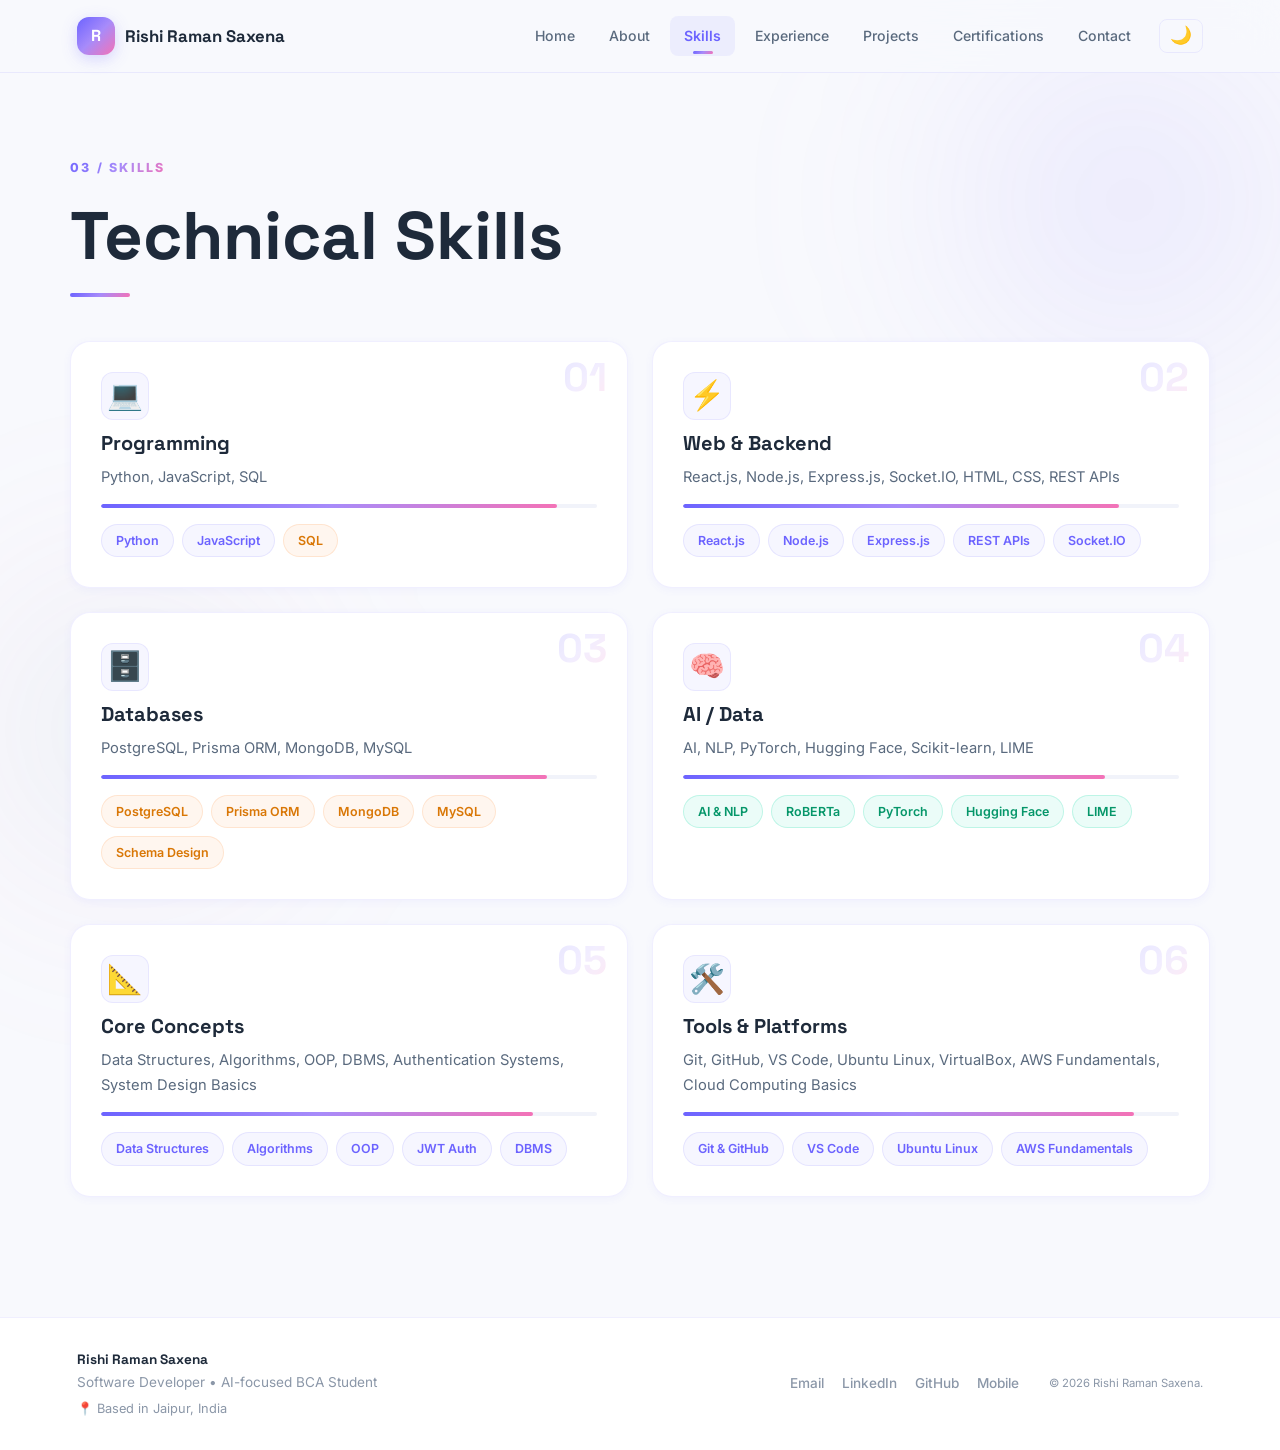
<file: skills.html>
<!DOCTYPE html>
<html lang="en">
 <head>
  <meta charset="utf-8"/>
  <meta content="width=device-width,initial-scale=1" name="viewport"/>
  <title>Skills | Rishi Raman Saxena</title>
  <meta name="description" content="Technical skills of Rishi Raman Saxena — Python, JavaScript, MERN, AI/NLP, databases, and modern development tools."/>
  <link rel="icon" type="image/svg+xml" href="favicon.svg">
  <link rel="icon" type="image/png" href="favicon.png">
  <link href="https://fonts.googleapis.com" rel="preconnect"/>
  <link crossorigin="" href="https://fonts.gstatic.com" rel="preconnect"/>
  <link href="https://fonts.googleapis.com/css2?family=Inter:wght@400;500;600;700;800&family=Space+Grotesk:wght@500;600;700&display=swap" rel="stylesheet"/>
  <link href="style.css" rel="stylesheet"/>
 </head>
 <body>
  <div id="page-loader" class="page-loader">
   <div class="loader-content">
    <div class="loader-badge"><span>R</span></div>
    <div class="loader-title">Rishi Raman Saxena</div>
    <div class="loader-subtitle">Software Developer &bull; AI</div>
    <div class="loader-bar-wrap">
     <div class="loader-bar"></div>
    </div>
    <div class="loader-status">Initializing...</div>
   </div>
  </div>

  <header class="site-header">
   <a class="brand" href="index.html">
    <span>R</span>
    Rishi Raman Saxena
   </a>
   <nav class="nav">
    <a href="index.html">Home</a>
    <a href="about.html">About</a>
    <a class="active" href="skills.html">Skills</a>
    <a href="experience.html">Experience</a>
    <a href="projects.html">Projects</a>
    <a href="certifications.html">Certifications</a>
    <a href="contact.html">Contact</a>
   </nav>
   <div class="header-right">
    <button id="theme-toggle" class="theme-toggle" aria-label="Toggle dark mode" title="Toggle theme">🌙</button>
    <button aria-label="Menu" class="menu-btn">☰</button>
   </div>
  </header>

  <main class="page-shell page">
   <p class="section-kicker">03 / SKILLS</p>
   <h1 class="page-title">Technical Skills</h1>
   <div class="section-divider"></div>

   <div class="cards-grid">
    <article class="skill-card reveal">
     <span class="num">01</span>
     <div class="skill-icon">💻</div>
     <h2>Programming</h2>
     <p>Python, JavaScript, SQL</p>
     <div class="skill-progress">
      <div class="skill-progress-bar" data-progress="92%"></div>
     </div>
     <div class="tag-list">
      <span class="tag-web">Python</span>
      <span class="tag-web">JavaScript</span>
      <span class="tag-db">SQL</span>
     </div>
    </article>

    <article class="skill-card reveal">
     <span class="num">02</span>
     <div class="skill-icon">⚡</div>
     <h2>Web &amp; Backend</h2>
     <p>React.js, Node.js, Express.js, Socket.IO, HTML, CSS, REST APIs</p>
     <div class="skill-progress">
      <div class="skill-progress-bar" data-progress="88%"></div>
     </div>
     <div class="tag-list">
      <span class="tag-web">React.js</span>
      <span class="tag-web">Node.js</span>
      <span class="tag-web">Express.js</span>
      <span class="tag-web">REST APIs</span>
      <span class="tag-web">Socket.IO</span>
     </div>
    </article>

    <article class="skill-card reveal">
     <span class="num">03</span>
     <div class="skill-icon">🗄️</div>
     <h2>Databases</h2>
     <p>PostgreSQL, Prisma ORM, MongoDB, MySQL</p>
     <div class="skill-progress">
      <div class="skill-progress-bar" data-progress="90%"></div>
     </div>
     <div class="tag-list">
      <span class="tag-db">PostgreSQL</span>
      <span class="tag-db">Prisma ORM</span>
      <span class="tag-db">MongoDB</span>
      <span class="tag-db">MySQL</span>
      <span class="tag-db">Schema Design</span>
     </div>
    </article>

    <article class="skill-card reveal">
     <span class="num">04</span>
     <div class="skill-icon">🧠</div>
     <h2>AI / Data</h2>
     <p>AI, NLP, PyTorch, Hugging Face, Scikit-learn, LIME</p>
     <div class="skill-progress">
      <div class="skill-progress-bar" data-progress="85%"></div>
     </div>
     <div class="tag-list">
      <span class="tag-ai">AI &amp; NLP</span>
      <span class="tag-ai">RoBERTa</span>
      <span class="tag-ai">PyTorch</span>
      <span class="tag-ai">Hugging Face</span>
      <span class="tag-ai">LIME</span>
     </div>
    </article>

    <article class="skill-card reveal">
     <span class="num">05</span>
     <div class="skill-icon">📐</div>
     <h2>Core Concepts</h2>
     <p>Data Structures, Algorithms, OOP, DBMS, Authentication Systems, System Design Basics</p>
     <div class="skill-progress">
      <div class="skill-progress-bar" data-progress="87%"></div>
     </div>
     <div class="tag-list">
      <span>Data Structures</span>
      <span>Algorithms</span>
      <span>OOP</span>
      <span>JWT Auth</span>
      <span>DBMS</span>
     </div>
    </article>

    <article class="skill-card reveal">
     <span class="num">06</span>
     <div class="skill-icon">🛠️</div>
     <h2>Tools &amp; Platforms</h2>
     <p>Git, GitHub, VS Code, Ubuntu Linux, VirtualBox, AWS Fundamentals, Cloud Computing Basics</p>
     <div class="skill-progress">
      <div class="skill-progress-bar" data-progress="91%"></div>
     </div>
     <div class="tag-list">
      <span>Git &amp; GitHub</span>
      <span>VS Code</span>
      <span>Ubuntu Linux</span>
      <span>AWS Fundamentals</span>
     </div>
    </article>
   </div>
  </main>

  <footer class="site-footer">
   <div>
    <strong>Rishi Raman Saxena</strong>
    <span>Software Developer &bull; AI-focused BCA Student</span>
    <span class="footer-location"><span class="pin">📍</span> Based in Jaipur, India</span>
   </div>
   <div class="footer-links">
    <a href="mailto:rishiramansaxena@gmail.com">Email</a>
    <a href="https://www.linkedin.com/in/rishi-raman-saxena-a2006b32b/" target="_blank">LinkedIn</a>
    <a href="https://github.com/ramanrishi076" target="_blank">GitHub</a>
    <a href="tel:+919358651471">Mobile</a>
   </div>
   <small>&copy; 2026 Rishi Raman Saxena.</small>
  </footer>

  <button id="back-to-top" class="back-to-top" aria-label="Back to top" title="Back to top">↑</button>
  <script src="script.js"></script>
 </body>
</html>
</file>
<file: style.css>
/* ============================================
   Rishi Raman Saxena — Portfolio
   Premium Light Theme + Dark Mode
   ============================================ */

/* ---------- Design Tokens (Light) ---------- */
:root {
  --bg: #f8f9fd;
  --bg-soft: #ffffff;
  --surface: #ffffff;
  --surface-alt: #f1f3fa;
  --text: #1e2a3a;
  --text-soft: #5a6a7e;
  --muted: #8b97a8;
  --primary: #6c63ff;
  --primary-light: #a78bfa;
  --primary-dark: #4f46e5;
  --secondary: #06d6a0;
  --accent: #f472b6;
  --accent-warm: #fb923c;
  --gradient-1: linear-gradient(135deg, #6c63ff 0%, #a78bfa 50%, #f472b6 100%);
  --gradient-2: linear-gradient(135deg, #06d6a0 0%, #6c63ff 100%);
  --gradient-3: linear-gradient(135deg, #667eea 0%, #764ba2 100%);
  --gradient-text: linear-gradient(135deg, #6c63ff, #a78bfa, #f472b6);
  --border: rgba(108, 99, 255, 0.10);
  --border-hover: rgba(108, 99, 255, 0.25);
  --shadow-sm: 0 2px 8px rgba(108, 99, 255, 0.06);
  --shadow-md: 0 8px 30px rgba(108, 99, 255, 0.08);
  --shadow-lg: 0 20px 60px rgba(108, 99, 255, 0.10);
  --shadow-glow: 0 0 40px rgba(108, 99, 255, 0.15);
  --radius: 20px;
  --radius-sm: 12px;
  --radius-xs: 8px;
  --transition: 0.35s cubic-bezier(0.4, 0, 0.2, 1);
  --font-body: 'Inter', -apple-system, BlinkMacSystemFont, sans-serif;
  --font-display: 'Space Grotesk', sans-serif;
  --header-bg: rgba(248, 249, 253, 0.82);
  --orb1: rgba(108,99,255,0.12);
  --orb2: rgba(6,214,160,0.10);
}

/* ---------- Dark Mode Tokens (#9) ---------- */
[data-theme="dark"] {
  --bg: #0a0e1a;
  --bg-soft: #10162a;
  --surface: rgba(18, 26, 50, 0.85);
  --surface-alt: #151d36;
  --text: #edf2ff;
  --text-soft: #9babc0;
  --muted: #6b7d95;
  --border: rgba(108, 99, 255, 0.15);
  --border-hover: rgba(108, 99, 255, 0.35);
  --shadow-sm: 0 2px 8px rgba(0, 0, 0, 0.20);
  --shadow-md: 0 8px 30px rgba(0, 0, 0, 0.25);
  --shadow-lg: 0 20px 60px rgba(0, 0, 0, 0.30);
  --shadow-glow: 0 0 40px rgba(108, 99, 255, 0.20);
  --header-bg: rgba(10, 14, 26, 0.85);
  --orb1: rgba(108,99,255,0.08);
  --orb2: rgba(6,214,160,0.06);
}

/* ---------- Reset & Base ---------- */
*, *::before, *::after { box-sizing: border-box; margin: 0; padding: 0; }

html {
  scroll-behavior: smooth;
  -webkit-font-smoothing: antialiased;
  -moz-osx-font-smoothing: grayscale;
}

body {
  font-family: var(--font-body);
  color: var(--text);
  background: var(--bg);
  line-height: 1.7;
  overflow-x: hidden;
  position: relative;
  transition: background 0.4s ease, color 0.4s ease;
}

/* ---------- Ambient Background Orbs ---------- */
body::before, body::after {
  content: '';
  position: fixed;
  border-radius: 50%;
  pointer-events: none;
  z-index: -1;
  filter: blur(80px);
  transition: background 0.4s ease;
}

body::before {
  width: 600px; height: 600px;
  top: -100px; right: -150px;
  background: radial-gradient(circle, var(--orb1), rgba(167,139,250,0.06), transparent 70%);
  animation: floatOrb1 18s ease-in-out infinite alternate;
}

body::after {
  width: 500px; height: 500px;
  bottom: -80px; left: -120px;
  background: radial-gradient(circle, var(--orb2), rgba(244,114,182,0.05), transparent 70%);
  animation: floatOrb2 22s ease-in-out infinite alternate;
}

@keyframes floatOrb1 {
  0%   { transform: translate(0, 0) scale(1); }
  100% { transform: translate(-40px, 50px) scale(1.12); }
}
@keyframes floatOrb2 {
  0%   { transform: translate(0, 0) scale(1); }
  100% { transform: translate(30px, -40px) scale(1.08); }
}

a { color: inherit; text-decoration: none; transition: color var(--transition); }
img { max-width: 100%; display: block; }

/* ---------- Typography ---------- */
h1, h2, h3, h4 {
  font-family: var(--font-display);
  font-weight: 700;
  line-height: 1.15;
  color: var(--text);
}

/* ---------- Layout ---------- */
.page-shell { width: min(1140px, 90%); margin: 0 auto; }

/* ============================================
   HEADER / NAVIGATION
   ============================================ */
.site-header {
  position: sticky; top: 0; z-index: 100;
  display: flex; align-items: center; justify-content: space-between;
  padding: 16px 6%;
  background: var(--header-bg);
  backdrop-filter: blur(20px) saturate(180%);
  -webkit-backdrop-filter: blur(20px) saturate(180%);
  border-bottom: 1px solid var(--border);
  transition: box-shadow var(--transition), background 0.4s ease;
}
.site-header.scrolled { box-shadow: var(--shadow-sm); }

.header-right { display: flex; align-items: center; gap: 8px; }

.brand {
  font-family: var(--font-display); font-weight: 700; font-size: 1.05rem;
  display: flex; align-items: center; gap: 10px; color: var(--text);
}
.brand span {
  display: inline-grid; place-items: center;
  width: 38px; height: 38px; border-radius: var(--radius-sm);
  background: var(--gradient-1); color: #fff;
  font-weight: 800; font-size: 1rem;
  box-shadow: 0 4px 15px rgba(108, 99, 255, 0.25);
  transition: transform var(--transition), box-shadow var(--transition);
}
.brand:hover span {
  transform: rotate(-8deg) scale(1.08);
  box-shadow: 0 6px 20px rgba(108, 99, 255, 0.35);
}

/* Dark mode toggle (#9) */
.theme-toggle {
  background: none; border: 1.5px solid var(--border);
  border-radius: var(--radius-xs); padding: 7px 10px;
  cursor: pointer; font-size: 1.1rem; line-height: 1;
  color: var(--text); transition: all var(--transition);
  display: flex; align-items: center; justify-content: center;
}
.theme-toggle:hover {
  border-color: var(--border-hover);
  background: rgba(108,99,255,0.06);
  transform: rotate(20deg);
}

.nav { display: flex; gap: 6px; margin-left: auto; margin-right: 14px; }
.nav a {
  color: var(--text-soft); font-size: 0.88rem; font-weight: 500;
  padding: 8px 14px; border-radius: var(--radius-xs);
  transition: all var(--transition); position: relative;
}
.nav a:hover { color: var(--primary); background: rgba(108,99,255,0.06); }
.nav a.active { color: var(--primary); background: rgba(108,99,255,0.08); font-weight: 600; }
.nav a.active::after {
  content: ''; position: absolute; bottom: 2px; left: 50%; transform: translateX(-50%);
  width: 20px; height: 3px; border-radius: 99px; background: var(--gradient-1);
}

.menu-btn {
  display: none; background: none; border: 0;
  color: var(--text); font-size: 1.5rem; cursor: pointer; padding: 4px;
}

/* ============================================
   HERO SECTION
   ============================================ */
.hero {
  min-height: 88vh; display: grid;
  grid-template-columns: 1.15fr 0.85fr;
  align-items: center; gap: 60px;
  padding: 80px 0 60px; position: relative;
}

.hero::before {
  content: ''; position: absolute; width: 380px; height: 380px;
  border-radius: 50%; right: -5%; top: 10%;
  background: radial-gradient(circle, rgba(108,99,255,0.08), transparent 65%);
  animation: floatShape 8s ease-in-out infinite; pointer-events: none;
}
.hero::after {
  content: ''; position: absolute; width: 200px; height: 200px;
  border-radius: 30% 70% 70% 30% / 30% 30% 70% 70%;
  left: -3%; bottom: 15%;
  background: linear-gradient(135deg, rgba(6,214,160,0.08), rgba(244,114,182,0.06));
  animation: morphShape 10s ease-in-out infinite; pointer-events: none;
}

@keyframes floatShape {
  0%, 100% { transform: translateY(0) scale(1); }
  50%      { transform: translateY(-25px) scale(1.04); }
}
@keyframes morphShape {
  0%   { border-radius: 30% 70% 70% 30% / 30% 30% 70% 70%; transform: rotate(0deg); }
  50%  { border-radius: 70% 30% 30% 70% / 70% 70% 30% 30%; transform: rotate(10deg); }
  100% { border-radius: 30% 70% 70% 30% / 30% 30% 70% 70%; transform: rotate(0deg); }
}

.eyebrow, .section-kicker {
  font-size: 0.78rem; font-weight: 800; letter-spacing: 0.18em; text-transform: uppercase;
  background: var(--gradient-text); -webkit-background-clip: text; background-clip: text;
  color: transparent; display: inline-block;
}

.hero h1, .page-title {
  font: 700 clamp(2.4rem, 5.5vw, 4.2rem)/1.08 var(--font-display);
  margin: 20px 0; color: var(--text);
}
.hero h1 span {
  background: var(--gradient-text); -webkit-background-clip: text; background-clip: text;
  color: transparent;
}

/* Typing cursor (#1) */
.typing-cursor::after {
  content: '|';
  display: inline-block;
  color: var(--primary);
  font-weight: 400;
  animation: blink 0.8s step-end infinite;
  margin-left: 2px;
}
@keyframes blink {
  0%, 100% { opacity: 1; }
  50%      { opacity: 0; }
}

.lead { font-size: 1.08rem; color: var(--text-soft); max-width: 620px; line-height: 1.8; }
.actions { display: flex; gap: 14px; margin: 34px 0; }

/* ---------- Buttons ---------- */
.btn {
  display: inline-flex; align-items: center; gap: 8px;
  padding: 14px 28px; border-radius: var(--radius-sm);
  font-weight: 700; font-size: 0.92rem;
  border: 1.5px solid var(--border); background: var(--surface);
  color: var(--text); cursor: pointer;
  transition: all var(--transition); position: relative; overflow: hidden;
}
.btn:hover {
  transform: translateY(-3px); box-shadow: var(--shadow-md);
  border-color: var(--border-hover); color: var(--text);
}
.btn.primary {
  background: var(--gradient-1); color: #fff; border: none;
  box-shadow: 0 4px 20px rgba(108,99,255,0.25);
}
.btn.primary:hover {
  box-shadow: 0 8px 30px rgba(108,99,255,0.35);
  transform: translateY(-3px); color: #fff;
}

.quick-links { display: flex; flex-wrap: wrap; gap: 18px; color: var(--muted); font-size: 0.88rem; }
.quick-links a:hover { color: var(--primary); }

/* ---------- Hero Code Card + Animated Border (#6) ---------- */
.hero-card {
  background: var(--surface);
  border-radius: var(--radius);
  padding: 28px; position: relative; overflow: hidden;
  box-shadow: var(--shadow-lg);
  border: 2px solid transparent;
  background-clip: padding-box;
}
.hero-card::before {
  content: ''; position: absolute; inset: -2px;
  border-radius: calc(var(--radius) + 2px);
  background: conic-gradient(from var(--gradient-angle, 0deg), #6c63ff, #a78bfa, #f472b6, #06d6a0, #6c63ff);
  z-index: -1;
  animation: rotateGradient 4s linear infinite;
}
.hero-card::after {
  content: ''; position: absolute; inset: 2px;
  border-radius: calc(var(--radius) - 2px);
  background: var(--surface); z-index: -1;
}
@supports (animation-timeline: auto) {
  @property --gradient-angle {
    syntax: '<angle>'; initial-value: 0deg; inherits: false;
  }
}
@keyframes rotateGradient {
  to { --gradient-angle: 360deg; }
}

.code-top { display: flex; gap: 7px; margin-bottom: 16px; }
.code-top span { width: 11px; height: 11px; border-radius: 50%; }
.code-top span:nth-child(1) { background: #ff6b6b; }
.code-top span:nth-child(2) { background: #ffd93d; }
.code-top span:nth-child(3) { background: #6bcb77; }

.hero-card pre { color: var(--text-soft); font-size: 0.9rem; line-height: 1.65; }
.hero-card b { color: var(--primary); }
.hero-card i { color: var(--secondary); font-style: normal; }

/* ============================================
   STATS GRID
   ============================================ */
.stat-grid { display: grid; grid-template-columns: repeat(4, 1fr); gap: 20px; padding: 20px 0; }
.stat {
  text-align: center; padding: 32px 16px; border-radius: var(--radius);
  background: var(--surface); border: 1px solid var(--border);
  box-shadow: var(--shadow-sm); transition: all var(--transition);
}
.stat:hover { transform: translateY(-6px); box-shadow: var(--shadow-md); border-color: var(--border-hover); }
.stat strong {
  display: block; font: 700 2.2rem var(--font-display);
  background: var(--gradient-text); -webkit-background-clip: text; background-clip: text;
  color: transparent; margin-bottom: 4px;
}
.stat span { color: var(--muted); font-size: 0.82rem; font-weight: 500; }

/* ============================================
   INTRO / PROFILE GRID
   ============================================ */
.intro-grid { display: grid; grid-template-columns: repeat(2, 1fr); gap: 70px; padding: 110px 0; }
.intro-grid p { color: var(--text-soft); line-height: 1.85; }
.intro-grid a {
  display: inline-flex; align-items: center; gap: 6px;
  color: var(--primary); font-weight: 600; margin-top: 12px;
  transition: gap var(--transition), color var(--transition);
}
.intro-grid a:hover { gap: 10px; color: var(--primary-dark); }

/* ============================================
   INTERNAL PAGES
   ============================================ */
.page { padding: 80px 0 120px; min-height: 72vh; }

.page-hero { padding: 100px 0 50px; position: relative; overflow: hidden; }
.page-hero::before {
  content: ''; position: absolute; width: 450px; height: 450px;
  right: -160px; top: -180px; border-radius: 50%;
  background: radial-gradient(circle, rgba(108,99,255,0.08), transparent 65%);
  pointer-events: none; animation: floatShape 12s ease-in-out infinite;
}
.page-hero::after {
  content: ''; position: absolute; width: 250px; height: 250px;
  left: -100px; bottom: -80px;
  border-radius: 30% 70% 70% 30% / 30% 30% 70% 70%;
  background: linear-gradient(135deg, rgba(6,214,160,0.06), rgba(244,114,182,0.05));
  pointer-events: none; animation: morphShape 14s ease-in-out infinite;
}

/* ============================================
   CARDS — Shared Glass Style
   ============================================ */
.panel, .skill-card, .project-card, .cert-card, .contact-card {
  background: var(--surface); border: 1px solid var(--border);
  border-radius: var(--radius); box-shadow: var(--shadow-sm);
  transition: transform var(--transition), box-shadow var(--transition), border-color var(--transition);
  position: relative; overflow: hidden;
}
.panel::before, .skill-card::before, .project-card::before, .cert-card::before {
  content: ''; position: absolute; top: 0; left: 0; right: 0;
  height: 3px; background: var(--gradient-1);
  opacity: 0; transition: opacity var(--transition);
}
.panel:hover, .skill-card:hover, .project-card:hover, .cert-card:hover, .contact-card:hover {
  transform: translateY(-8px);
  box-shadow: var(--shadow-lg), var(--shadow-glow);
  border-color: var(--border-hover);
}
.panel:hover::before, .skill-card:hover::before, .project-card:hover::before, .cert-card:hover::before {
  opacity: 1;
}
.panel, .skill-card, .project-card, .cert-card, .contact-card { padding: 30px; }

.panel h2, .skill-card h2, .project-card h2, .cert-card h2 {
  font-family: var(--font-display); font-size: 1.25rem; margin-bottom: 10px;
}
.panel p, .muted { color: var(--text-soft); }

/* ============================================
   CONTENT GRIDS
   ============================================ */
.content-grid, .cards-grid, .project-grid, .contact-grid {
  display: grid; grid-template-columns: repeat(2, 1fr);
  gap: 24px; margin-top: 44px;
}

/* ============================================
   SKILLS — Icons & Progress (#2)
   ============================================ */
.skill-card { min-height: 180px; position: relative; }
.skill-card .num {
  font-family: var(--font-display); font-size: 2.5rem; font-weight: 800;
  background: var(--gradient-text); -webkit-background-clip: text; background-clip: text;
  color: transparent; opacity: 0.15;
  position: absolute; top: 16px; right: 20px; line-height: 1;
}

.skill-icon {
  font-size: 1.8rem; margin-bottom: 12px;
  width: 48px; height: 48px; display: flex; align-items: center; justify-content: center;
  border-radius: var(--radius-sm);
  background: rgba(108,99,255,0.06); border: 1px solid rgba(108,99,255,0.10);
}
.skill-card p { color: var(--text-soft); font-size: 0.92rem; }

/* Progress bar */
.skill-progress {
  margin-top: 14px; height: 4px; border-radius: 99px;
  background: var(--surface-alt); overflow: hidden;
}
.skill-progress-bar {
  height: 100%; border-radius: 99px;
  background: var(--gradient-1);
  width: 0%;
  transition: width 1.2s cubic-bezier(0.4, 0, 0.2, 1);
}
.skill-progress-bar.animate { /* widths set via inline style */ }

/* ============================================
   TAG LIST — Category Colors (#7)
   ============================================ */
.tag-list { display: flex; flex-wrap: wrap; gap: 8px; margin-top: 16px; }
.tag-list span {
  padding: 5px 14px; border-radius: 999px; font-size: 0.78rem; font-weight: 600;
  background: rgba(108,99,255,0.06); color: var(--primary);
  border: 1px solid rgba(108,99,255,0.12); transition: all var(--transition);
}
.tag-list span:hover {
  background: rgba(108,99,255,0.12); transform: translateY(-2px);
  box-shadow: 0 4px 12px rgba(108,99,255,0.10);
}

/* Category color variants */
.tag-ai { background: rgba(6,214,160,0.08) !important; color: #059669 !important; border-color: rgba(6,214,160,0.20) !important; }
.tag-ai:hover { background: rgba(6,214,160,0.15) !important; }
.tag-web { background: rgba(108,99,255,0.06) !important; color: var(--primary) !important; border-color: rgba(108,99,255,0.12) !important; }
.tag-db { background: rgba(251,146,60,0.08) !important; color: #d97706 !important; border-color: rgba(251,146,60,0.18) !important; }
.tag-db:hover { background: rgba(251,146,60,0.15) !important; }

/* ============================================
   PROJECTS — Thumbnails (#10)
   ============================================ */
.project-thumb {
  height: 120px; border-radius: var(--radius-sm);
  margin-bottom: 18px; position: relative; overflow: hidden;
}
.project-thumb::after {
  content: ''; position: absolute; inset: 0;
  background: linear-gradient(180deg, transparent 50%, var(--surface) 100%);
}
.project-thumb-1 { background: linear-gradient(135deg, #0ea5e933, #10b98125, #6366f122); }
.project-thumb-2 { background: linear-gradient(135deg, #06d6a033, #6c63ff22, #a78bfa11); }
.project-thumb-3 { background: linear-gradient(135deg, #6c63ff33, #a78bfa22, #f472b611); }
.project-thumb-4 { background: linear-gradient(135deg, #667eea33, #764ba222, #06d6a011); }
.project-thumb-5 { background: linear-gradient(135deg, #f472b633, #fb923c22, #6c63ff11); }

/* Dot grid pattern on thumbnails */
.project-thumb::before {
  content: ''; position: absolute; inset: 0;
  background-image: radial-gradient(circle, var(--primary) 1px, transparent 1px);
  background-size: 20px 20px; opacity: 0.08;
}

.project-card.featured {
  grid-column: span 2;
  border-color: rgba(108,99,255,0.15);
  background: linear-gradient(135deg, rgba(108,99,255,0.03), rgba(244,114,182,0.02), var(--surface));
}
.project-card.featured::before { opacity: 1; }

.project-link {
  display: inline-flex; align-items: center; gap: 7px;
  margin-top: 14px; padding: 10px 18px; border-radius: var(--radius-xs);
  font-weight: 600; font-size: 0.88rem; color: var(--primary);
  background: rgba(108,99,255,0.06); border: 1px solid rgba(108,99,255,0.15);
  transition: all var(--transition);
}
.project-link:hover {
  background: rgba(108,99,255,0.12); border-color: rgba(108,99,255,0.30);
  transform: translateY(-2px); box-shadow: 0 6px 20px rgba(108,99,255,0.12);
  color: var(--primary-dark);
}

/* ============================================
   EXPERIENCE TIMELINE — Animated Line (#8)
   ============================================ */
.timeline { margin: 50px 0 0 20px; border-left: 2px solid var(--border); position: relative; }
.timeline::before {
  content: ''; position: absolute; top: 0; left: -2px;
  width: 2px; height: 0%; background: var(--gradient-2);
  transition: height 1.5s cubic-bezier(0.4, 0, 0.2, 1);
}
.timeline.animate-line::before { height: 100%; }

.timeline-item {
  position: relative; padding: 0 0 35px 40px;
  border: none !important; background: none !important;
  box-shadow: none !important; border-radius: 0 !important;
}
.timeline-item:hover { transform: none !important; }
.timeline-item .panel { transition: all var(--transition); }
.timeline-item:hover .panel { transform: translateY(-4px); box-shadow: var(--shadow-lg); }

.dot {
  position: absolute; left: -9px; top: 30px;
  width: 16px; height: 16px; border-radius: 50%;
  background: var(--gradient-1);
  box-shadow: 0 0 0 5px var(--bg), 0 0 20px rgba(108,99,255,0.20);
  z-index: 2;
}

.role-head { display: flex; justify-content: space-between; gap: 20px; align-items: flex-start; }
.role-head span {
  background: var(--gradient-text); -webkit-background-clip: text; background-clip: text;
  color: transparent; font-weight: 700; font-size: 0.85rem; white-space: nowrap;
}
.role-head h2 { margin-bottom: 0; }
.role-head h3 { margin-top: 4px; color: var(--text-soft); font-weight: 500; font-family: var(--font-body); }
.panel li { margin: 9px 0; color: var(--text-soft); padding-left: 4px; }

.note {
  margin-top: 28px; padding: 18px; border-left: 3px solid;
  border-image: var(--gradient-1) 1; background: rgba(108,99,255,0.03);
  border-radius: 0 var(--radius-xs) var(--radius-xs) 0; color: var(--text-soft);
}

/* ============================================
   CERTIFICATIONS
   ============================================ */
.cert-grid { display: grid; grid-template-columns: repeat(2, minmax(0, 1fr)); gap: 24px; }
.cert-card { padding: 28px; }
.cert-card-top { display: flex; justify-content: space-between; align-items: center; margin-bottom: 18px; }
.cert-badge {
  font-size: 0.68rem; font-weight: 800; letter-spacing: 0.12em;
  background: rgba(108,99,255,0.06); color: var(--primary);
  border: 1px solid rgba(108,99,255,0.12); border-radius: 999px; padding: 6px 12px;
}
.cert-dot {
  width: 10px; height: 10px; border-radius: 50%;
  background: var(--gradient-1); box-shadow: 0 0 16px rgba(108,99,255,0.30);
  animation: pulse 2.5s ease-in-out infinite;
}
@keyframes pulse {
  0%, 100% { box-shadow: 0 0 16px rgba(108,99,255,0.30); }
  50%      { box-shadow: 0 0 28px rgba(108,99,255,0.50); }
}
.cert-card h3 { margin: 0 0 8px; font-size: 1.1rem; }
.cert-issuer { color: var(--primary) !important; font-weight: 700; margin-bottom: 10px; font-size: 0.92rem; }
.cert-card p:not(.cert-issuer) { color: var(--text-soft); line-height: 1.65; font-size: 0.92rem; }
.cert-icon { font-size: 2rem; margin-bottom: 12px; }
.cert-link {
  display: inline-flex; align-items: center; gap: 6px;
  margin-top: 14px; padding: 10px 16px; border-radius: var(--radius-xs);
  border: 1px solid rgba(108,99,255,0.15); background: rgba(108,99,255,0.05);
  font-weight: 650; font-size: 0.88rem; color: var(--primary);
  transition: all var(--transition);
}
.cert-link:hover {
  background: rgba(108,99,255,0.10); border-color: rgba(108,99,255,0.30);
  transform: translateY(-2px); box-shadow: 0 6px 18px rgba(108,99,255,0.10);
  color: var(--primary-dark);
}

/* ============================================
   CONTACT — Form (#4)
   ============================================ */
.contact-grid { grid-template-columns: 1fr 1fr; }
.contact-card {
  display: block; padding: 30px; position: relative;
}
.contact-card::after {
  content: '→'; position: absolute; right: 24px; top: 50%; transform: translateY(-50%);
  font-size: 1.2rem; color: var(--primary); opacity: 0; transition: all var(--transition);
}
.contact-card:hover::after { opacity: 1; right: 20px; }
.contact-card span {
  display: block; font-size: 0.70rem; letter-spacing: 0.16em; font-weight: 800; text-transform: uppercase;
  background: var(--gradient-text); -webkit-background-clip: text; background-clip: text;
  color: transparent; margin-bottom: 10px;
}
.contact-card strong { display: block; color: var(--text); font-size: 1rem; overflow-wrap: anywhere; }

/* Contact Form */
.contact-form-wrapper {
  grid-column: 1 / -1; margin-top: 20px;
}
.contact-form {
  display: grid; grid-template-columns: 1fr 1fr; gap: 18px;
  padding: 36px; border-radius: var(--radius);
  background: var(--surface); border: 1px solid var(--border);
  box-shadow: var(--shadow-sm);
}
.contact-form .form-group { display: flex; flex-direction: column; gap: 6px; }
.contact-form .form-group.full { grid-column: 1 / -1; }
.contact-form label {
  font-size: 0.78rem; font-weight: 700; letter-spacing: 0.08em; text-transform: uppercase;
  color: var(--muted);
}
.contact-form input,
.contact-form textarea {
  padding: 14px 16px; border: 1.5px solid var(--border); border-radius: var(--radius-xs);
  background: var(--bg); color: var(--text);
  font-family: var(--font-body); font-size: 0.95rem;
  transition: all var(--transition); outline: none; resize: vertical;
}
.contact-form input:focus,
.contact-form textarea:focus {
  border-color: var(--primary); box-shadow: 0 0 0 3px rgba(108,99,255,0.12);
}
.contact-form textarea { min-height: 140px; }
.contact-form .btn { justify-self: start; }
.form-status {
  grid-column: 1 / -1; padding: 12px 16px; border-radius: var(--radius-xs);
  font-size: 0.9rem; font-weight: 600; display: none;
}
.form-status.success { display: block; background: rgba(6,214,160,0.10); color: #059669; }
.form-status.error { display: block; background: rgba(244,114,182,0.10); color: #e11d48; }

/* ============================================
   FOOTER — Location (#12)
   ============================================ */
.site-footer {
  display: grid; grid-template-columns: 1fr auto auto;
  gap: 30px; align-items: center; padding: 30px 6%;
  border-top: 1px solid var(--border); color: var(--muted);
  font-size: 0.85rem; background: var(--surface);
  transition: background 0.4s ease;
}
.site-footer strong { display: block; color: var(--text); font-family: var(--font-display); }
.site-footer span { display: block; }
.footer-links { display: flex; gap: 18px; }
.footer-links a { color: var(--muted); font-weight: 500; transition: color var(--transition); }
.footer-links a:hover { color: var(--primary); }

.footer-location {
  display: inline-flex; align-items: center; gap: 6px;
  margin-top: 4px; font-size: 0.8rem; color: var(--muted);
}
.footer-location .pin {
  display: inline-block; animation: bounce 2s ease-in-out infinite;
}
@keyframes bounce {
  0%, 100% { transform: translateY(0); }
  50%      { transform: translateY(-3px); }
}

/* ============================================
   BACK TO TOP BUTTON (#5)
   ============================================ */
.back-to-top {
  position: fixed; bottom: 30px; right: 30px;
  width: 48px; height: 48px; border-radius: 50%;
  background: var(--gradient-1); color: #fff;
  border: none; cursor: pointer; font-size: 1.2rem;
  display: flex; align-items: center; justify-content: center;
  box-shadow: 0 6px 24px rgba(108,99,255,0.30);
  opacity: 0; transform: translateY(20px);
  transition: all var(--transition); z-index: 90;
  pointer-events: none;
}
.back-to-top.visible {
  opacity: 1; transform: translateY(0); pointer-events: auto;
}
.back-to-top:hover {
  transform: translateY(-4px);
  box-shadow: 0 10px 30px rgba(108,99,255,0.40);
}

/* ============================================
   FOCUS STYLES (#11)
   ============================================ */
:focus-visible {
  outline: 2px solid var(--primary);
  outline-offset: 3px;
  border-radius: 4px;
}
.nav a:focus-visible,
.btn:focus-visible,
.contact-card:focus-visible,
.cert-link:focus-visible,
.project-link:focus-visible {
  outline: 2px solid var(--primary);
  outline-offset: 3px;
  box-shadow: 0 0 0 4px rgba(108,99,255,0.15);
}

/* ============================================
   SECTION DIVIDER
   ============================================ */
.section-divider {
  width: 60px; height: 4px; border-radius: 99px;
  background: var(--gradient-1); margin: 16px 0 0;
}

/* ============================================
   OPENING ANIMATION / INTRO LOADER
   ============================================ */
.page-loader {
  position: fixed;
  inset: 0;
  width: 100%;
  height: 100%;
  background: var(--bg);
  z-index: 99999;
  display: flex;
  align-items: center;
  justify-content: center;
  flex-direction: column;
  transition: transform 0.75s cubic-bezier(0.77, 0, 0.175, 1),
              opacity 0.5s cubic-bezier(0.77, 0, 0.175, 1),
              visibility 0.75s;
  will-change: transform, opacity;
  overflow: hidden;
}

.page-loader::before {
  content: '';
  position: absolute;
  width: 480px;
  height: 480px;
  border-radius: 50%;
  background: radial-gradient(circle, var(--orb1), transparent 70%);
  filter: blur(60px);
  animation: floatOrb1 7s ease-in-out infinite alternate;
  pointer-events: none;
}

.loader-content {
  display: flex;
  flex-direction: column;
  align-items: center;
  text-align: center;
  gap: 10px;
  position: relative;
  z-index: 2;
  animation: loaderFadeIn 0.5s ease-out both;
}

@keyframes loaderFadeIn {
  from { opacity: 0; transform: translateY(18px) scale(0.95); }
  to   { opacity: 1; transform: translateY(0) scale(1); }
}

.loader-badge {
  width: 68px;
  height: 68px;
  border-radius: 18px;
  background: var(--gradient-1);
  display: grid;
  place-items: center;
  color: #fff;
  font-weight: 800;
  font-size: 1.9rem;
  box-shadow: 0 10px 30px rgba(108, 99, 255, 0.35);
  animation: loaderPulse 1.8s ease-in-out infinite;
  margin-bottom: 8px;
}

@keyframes loaderPulse {
  0%, 100% {
    transform: scale(1);
    box-shadow: 0 10px 30px rgba(108, 99, 255, 0.35);
  }
  50% {
    transform: scale(1.08) rotate(-4deg);
    box-shadow: 0 16px 45px rgba(108, 99, 255, 0.55);
  }
}

.loader-title {
  font-family: var(--font-display);
  font-weight: 700;
  font-size: 1.45rem;
  color: var(--text);
  letter-spacing: -0.02em;
}

.loader-subtitle {
  font-size: 0.80rem;
  font-weight: 700;
  letter-spacing: 0.16em;
  text-transform: uppercase;
  background: var(--gradient-text);
  -webkit-background-clip: text;
  background-clip: text;
  color: transparent;
}

.loader-bar-wrap {
  width: 200px;
  height: 4px;
  border-radius: 99px;
  background: var(--surface-alt);
  overflow: hidden;
  margin-top: 14px;
  border: 1px solid var(--border);
  position: relative;
}

.loader-bar {
  height: 100%;
  width: 0%;
  background: var(--gradient-1);
  border-radius: 99px;
  transition: width 0.65s cubic-bezier(0.4, 0, 0.2, 1);
  box-shadow: 0 0 12px rgba(108,99,255,0.4);
}

.loader-status {
  font-size: 0.74rem;
  color: var(--muted);
  font-weight: 600;
  letter-spacing: 0.08em;
  text-transform: uppercase;
  font-family: var(--font-body);
}

.page-loader.loaded {
  transform: translateY(-100%);
  opacity: 0;
  visibility: hidden;
  pointer-events: none;
}

/* ============================================
   PAGE TRANSITIONS (#3)
   ============================================ */
main { animation: pageEnter 0.55s cubic-bezier(0.4, 0, 0.2, 1) both; }
@keyframes pageEnter {
  from { opacity: 0; transform: translateY(20px); }
  to   { opacity: 1; transform: none; }
}

body.page-exit main {
  animation: pageExit 0.3s cubic-bezier(0.4, 0, 0.2, 1) forwards;
}
@keyframes pageExit {
  from { opacity: 1; transform: none; }
  to   { opacity: 0; transform: translateY(-10px); }
}

/* ============================================
   SCROLL REVEAL
   ============================================ */
.reveal {
  opacity: 0; transform: translateY(32px);
  transition: opacity 0.7s cubic-bezier(0.4, 0, 0.2, 1),
              transform 0.7s cubic-bezier(0.4, 0, 0.2, 1);
}
.reveal.visible { opacity: 1; transform: translateY(0); }

/* ============================================
   ACCESSIBILITY
   ============================================ */
@media (prefers-reduced-motion: reduce) {
  *, *::before, *::after {
    animation-duration: 0.01ms !important;
    animation-iteration-count: 1 !important;
    transition-duration: 0.01ms !important;
    scroll-behavior: auto !important;
  }
  .reveal { opacity: 1; transform: none; }
}

/* ============================================
   RESPONSIVE — MOBILE
   ============================================ */
@media (max-width: 800px) {
  .nav {
    display: none; position: absolute; top: 68px; left: 0; right: 0;
    flex-direction: column; background: var(--header-bg);
    backdrop-filter: blur(20px); padding: 16px 6%;
    border-bottom: 1px solid var(--border); box-shadow: var(--shadow-md); gap: 2px;
    margin: 0;
  }
  .nav.open { display: flex; }
  .menu-btn { display: flex; align-items: center; justify-content: center; }
  .hero { grid-template-columns: 1fr; padding: 50px 0; min-height: auto; }
  .hero-card { display: none; }
  .stat-grid { grid-template-columns: repeat(2, 1fr); }
  .intro-grid, .content-grid, .cards-grid, .project-grid, .contact-grid, .cert-grid {
    grid-template-columns: 1fr;
  }
  .project-card.featured { grid-column: auto; }
  .role-head { flex-direction: column; gap: 4px; }
  .site-footer { grid-template-columns: 1fr; text-align: center; }
  .footer-links { flex-wrap: wrap; justify-content: center; }
  .page { padding: 60px 0 80px; }
  .page-hero { padding-top: 80px; }
  .intro-grid { padding: 60px 0; gap: 30px; }
  .contact-card::after { display: none; }
  .contact-form { grid-template-columns: 1fr; }
  .back-to-top { bottom: 20px; right: 20px; width: 42px; height: 42px; }
}

@media (max-width: 480px) {
  .stat-grid { grid-template-columns: 1fr; }
  .hero h1, .page-title { font-size: clamp(2rem, 8vw, 2.6rem); }
}
</file>
